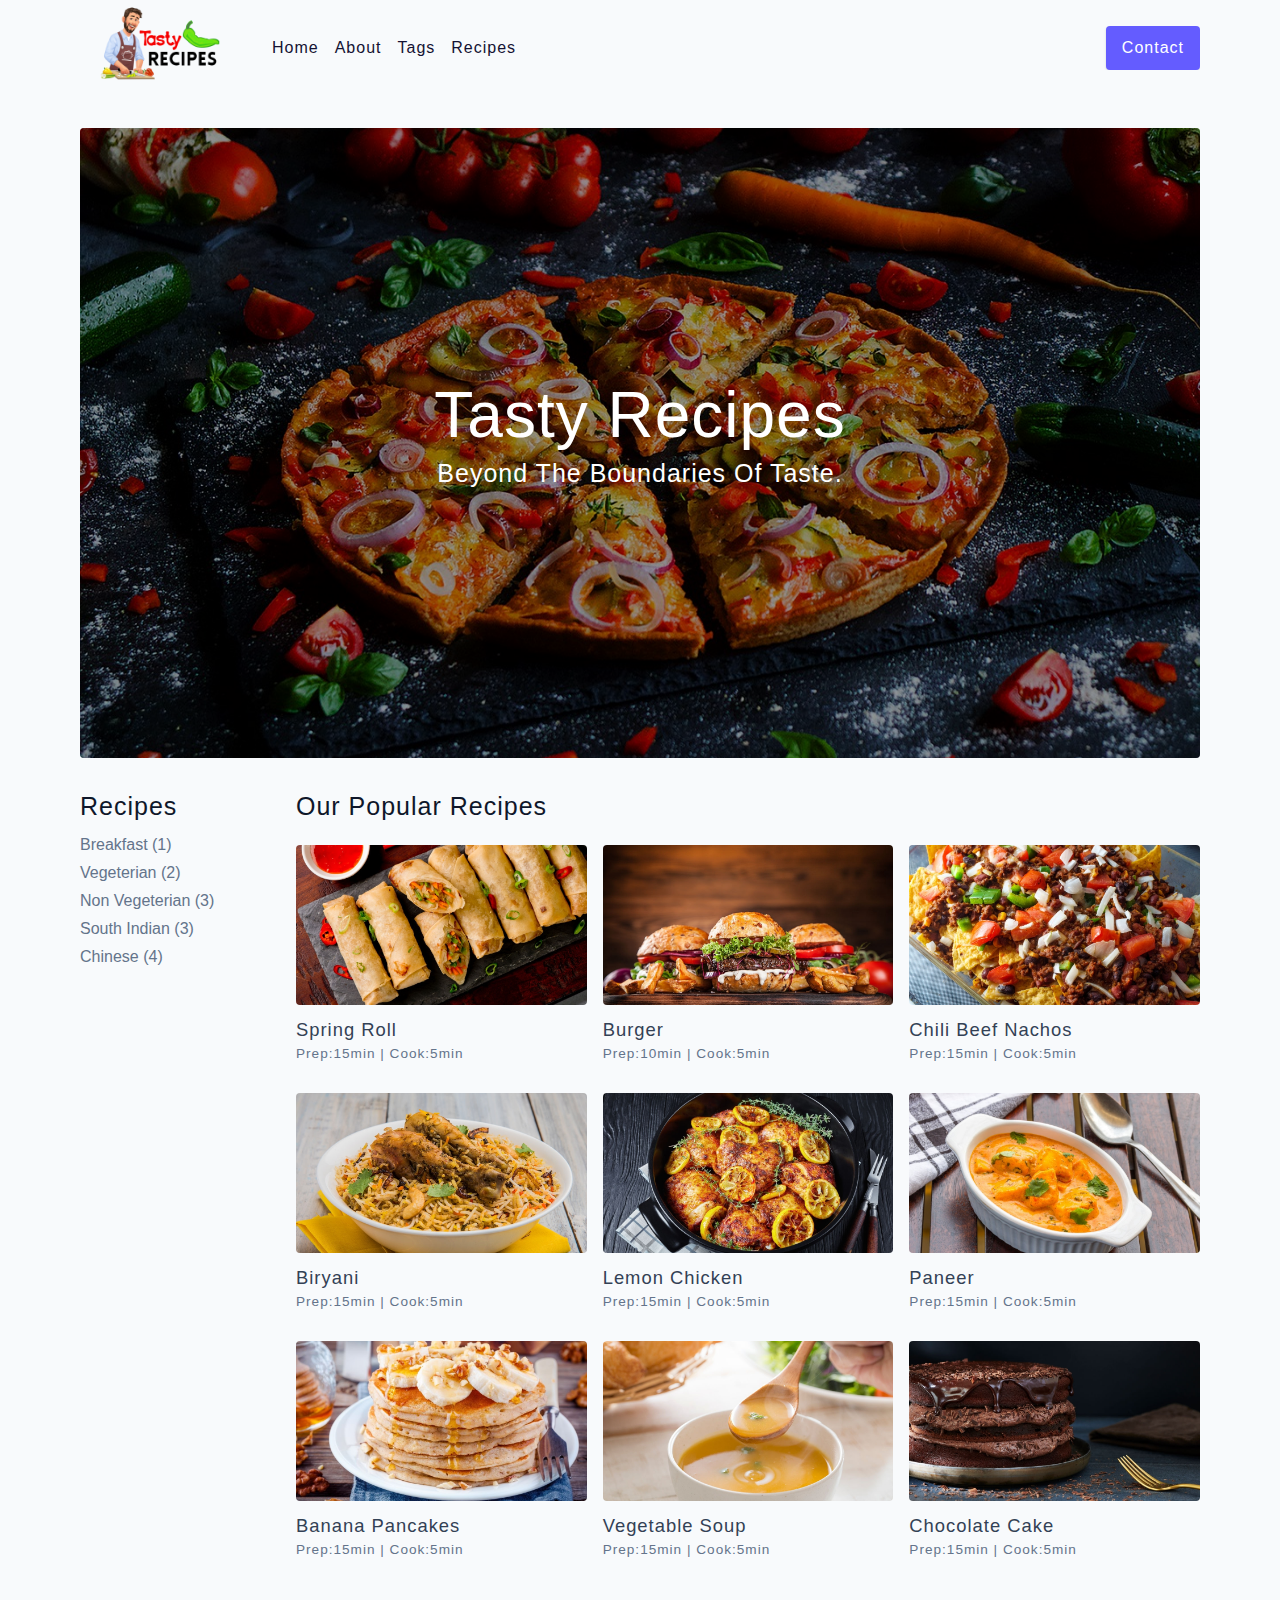
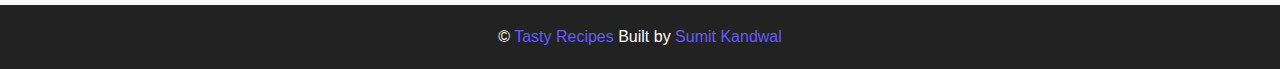
<file: index.html>
<!DOCTYPE html>
<html lang="en">
<head>
  <meta charset="UTF-8">
  <meta http-equiv="X-UA-Compatible" content="IE=edge">
  <meta name="viewport" content="width=device-width, initial-scale=1.0">
  <title>Tasty Recipes | Your choice </title>
 <!-- favicon -->
 <link rel="shortcut icon" href="./favicon-32x32 (2).png" type="image/x-icon" />
 <!-- normalize -->
 <link rel="stylesheet" href="./normalize.css" />
 <!-- font-awesome(for icons like menu) -->
 <link
      rel="stylesheet"
      href="https://cdnjs.cloudflare.com/ajax/libs/font-awesome/5.14.0/css/all.min.css"
    />
    <!-- main css -->
    <link rel="stylesheet" href="main.css" />
</head>
<body>
  <!-- nav -->
   <nav class="navbar">
 <div class="nav-center">
   <!-- header  -->
   <div class="nav-header">
       <a href="index.html" class="nav-logo">
         <img src="./onlinelogomaker-012822-1100-5557-2000-transparent.png" height="60px" alt="Tasty Recipes">
       </a>
       <button type="button" class="btn nav-btn">
         <i class="fas fa-align-justify"></i>
       </button>
   </div>
   <!-- links  -->
   <div class="nav-links">
      <a href="index.html" class="nav-link">Home</a>
      <a href="about.html" class="nav-link">About</a>
      <a href="tags.html" class="nav-link">Tags</a>
      <a href="recipes.html" class="nav-link">Recipes</a>
      <div class="nav-link feedback-link">
        <a href="contact.html" class="btn">Contact</a>
      </div>
      
   </div>
 </div>
   </nav>
  <!-- end of nav  -->
  <!-- main  -->
  <main class="page">
    <!-- header  -->
       <header class="hero">
         <div class="hero-container">
           <div class="hero-text">
             <h1>Tasty Recipes</h1>
             <h4>Beyond the boundaries of taste.</h4>
           </div>
         </div>
       </header>
       <!-- end of header  -->

       <!-- recipes container  -->
        <section class="recipes-container">
          <!-- tags container  -->
                <div class="tags-container">
                  <h4>recipes</h4>
                  <div class="tags-list">
                    <a href="tags-template.html">Breakfast (1)</a>
                    <a href="tags-template.html">Vegeterian (2)</a>
                    <a href="tags-template.html">Non Vegeterian (3)</a>
                    <a href="tags-template.html">South Indian (3)</a>
                    <a href="tags-template.html">Chinese (4)</a>
                  </div>
                </div>

          <!-- end of tags container  -->
               <div>
          <h4>Our Popular Recipes</h4>
          <!-- recipes list  -->
          <div class="recipes-list">
                <!-- single recipes  -->
           <a href="single-recipe.html" class="recipe">
             <img src="./recipe-1.jpg" class="img recipe-img"  alt="spring roll">
             <h5>spring roll</h5>
             <p>Prep:15min | Cook:5min</p>
           </a>
                <!-- end of single recipes  -->
                <!-- single recipes  -->
           <a href="single-recipe.html" class="recipe">
             <img src="./recipe-2.jpg" class="img recipe-img"  alt="spring roll">
             <h5>Burger</h5>
             <p>Prep:10min | Cook:5min</p>
           </a>
                <!-- end of single recipes  -->
                <!-- single recipes  -->
           <a href="single-recipe.html" class="recipe">
             <img src="./recipe-3.jpg" class="img recipe-img"  alt="spring roll">
             <h5>Chili Beef Nachos</h5>
             <p>Prep:15min | Cook:5min</p>
           </a>
                <!-- end of single recipes  -->
                <!-- single recipes  -->
           <a href="single-recipe.html" class="recipe">
             <img src="./recipe-4.jpg" class="img recipe-img"  alt="spring roll">
             <h5>biryani</h5>
             <p>Prep:15min | Cook:5min</p>
           </a>
                <!-- end of single recipes  -->
                <!-- single recipes  -->
           <a href="single-recipe.html" class="recipe">
             <img src="./recipe-6.jpg" class="img recipe-img"  alt="spring roll">
             <h5>lemon chicken</h5>
             <p>Prep:15min | Cook:5min</p>
           </a>
                <!-- end of single recipes  -->
                <!-- single recipes  -->
           <a href="single-recipe.html" class="recipe">
             <img src="./recipe-7.jpg" class="img recipe-img"  alt="spring roll">
             <h5>Paneer</h5>
             <p>Prep:15min | Cook:5min</p>
           </a>
                <!-- end of single recipes  -->
                <!-- single recipes  -->
           <a href="single-recipe.html" class="recipe">
             <img src="./recipe-8.jpg" class="img recipe-img"  alt="spring roll">
             <h5>banana pancakes</h5>
             <p>Prep:15min | Cook:5min</p>
           </a>
                <!-- end of single recipes  -->
                <!-- single recipes  -->
           <a href="single-recipe.html" class="recipe">
             <img src="./recipe-11.jpg" class="img recipe-img"  alt="spring roll">
             <h5>vegetable soup</h5>
             <p>Prep:15min | Cook:5min</p>
           </a>
                <!-- end of single recipes  -->
                
                <!-- single recipes  -->
           <a href="single-recipe.html" class="recipe">
             <img src="./recipe-10.jpg" class="img recipe-img"  alt="spring roll">
             <h5>chocolate cake</h5>
             <p>Prep:15min | Cook:5min</p>
           </a>
                <!-- end of single recipes  -->
               
          </div>
          <!-- end of recipes list  -->
        </div>
        </secion>

       <!-- end of recipes container  -->

  </main>

  <!-- end of main-->
  <!-- footer  -->
<footer class="page-footer">
<p>&copy; <span id="time"></span>
  <span class="footer-logo">Tasty Recipes</span>
  Built by <a href="#">Sumit Kandwal</a>
</p>
</footer>
<!-- end of footer  -->
  <script src="./app.js"></script>
</body>
</html>
</file>
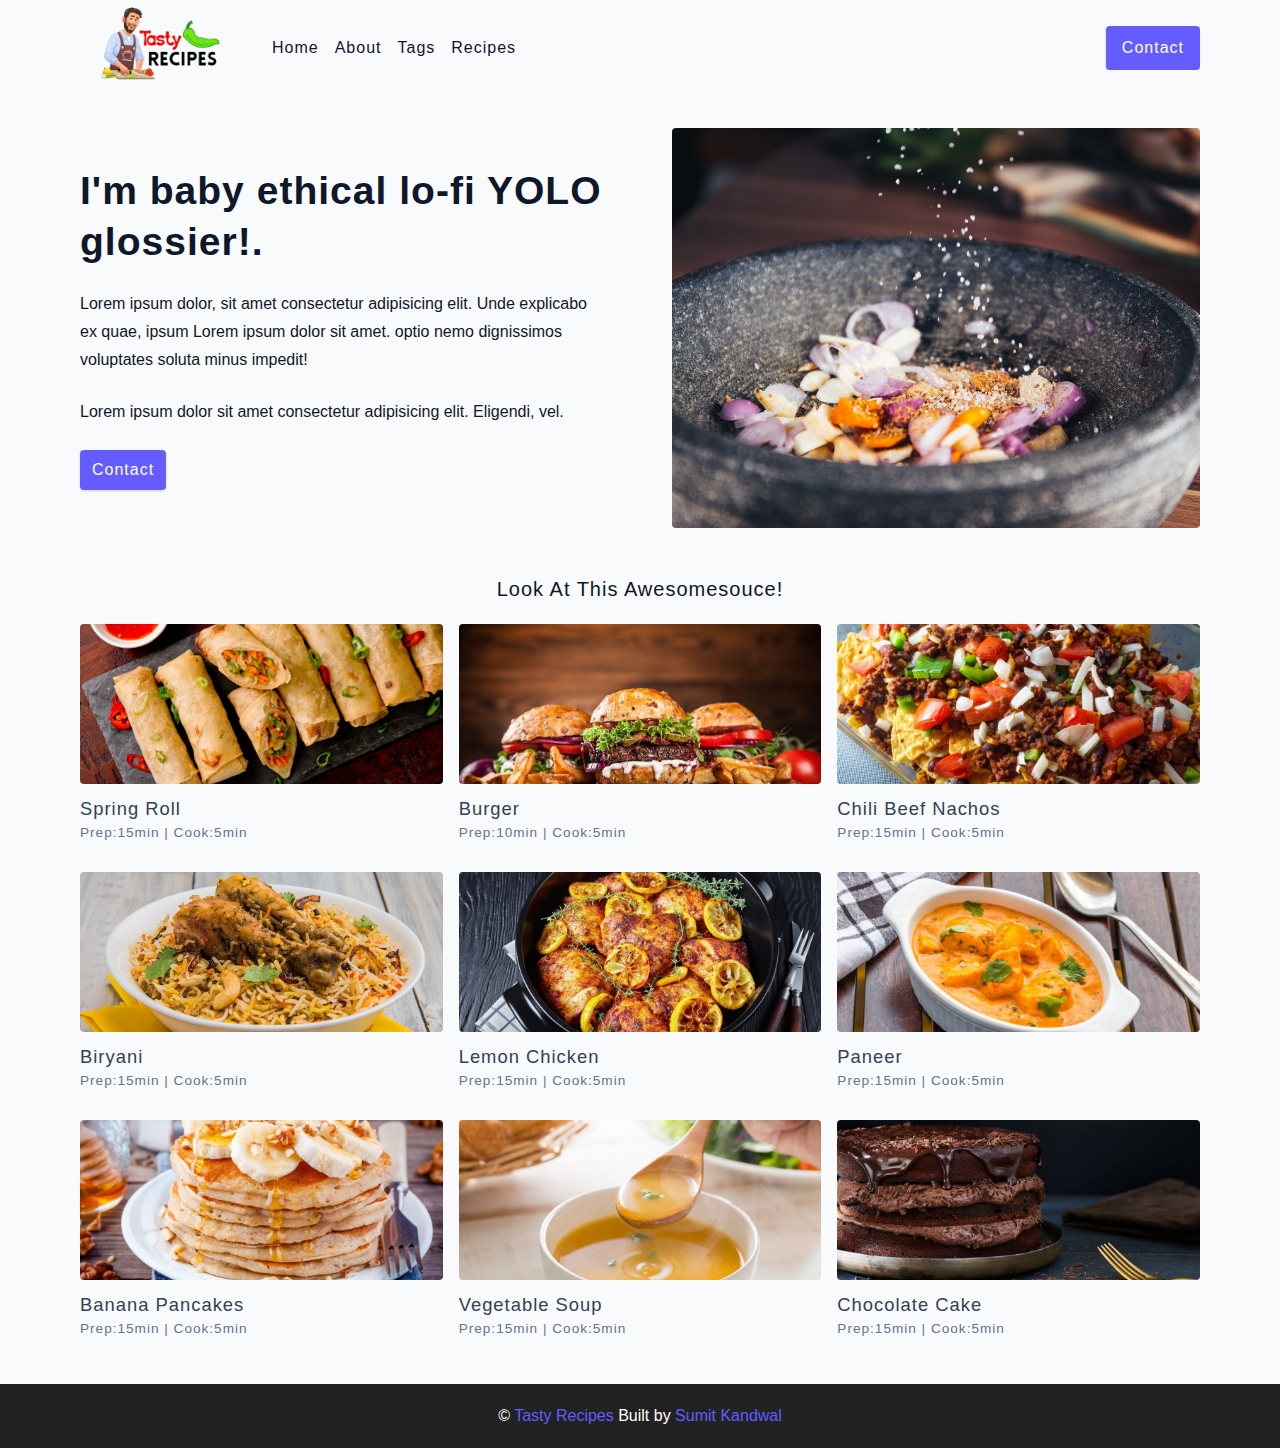
<file: about.html>
<!DOCTYPE html>
<html lang="en">
<head>
  <meta charset="UTF-8">
  <meta http-equiv="X-UA-Compatible" content="IE=edge">
  <meta name="viewport" content="width=device-width, initial-scale=1.0">
  <title>About</title>
 <!-- favicon -->
 <link rel="shortcut icon" href="./favicon-32x32 (2).png" type="image/x-icon" />
 <!-- normalize -->
 <link rel="stylesheet" href="./normalize.css" />
 <!-- font-awesome(for icons like menu) -->
 <link
      rel="stylesheet"
      href="https://cdnjs.cloudflare.com/ajax/libs/font-awesome/5.14.0/css/all.min.css"
    />
    <!-- main css -->
    <link rel="stylesheet" href="main.css" />
</head>
<body>
  <!-- nav -->
   <nav class="navbar">
 <div class="nav-center">
   <!-- header  -->
   <div class="nav-header">
       <a href="index.html" class="nav-logo">
         <img src="./onlinelogomaker-012822-1100-5557-2000-transparent.png" height="60px" alt="Tasty Recipes">
       </a>
       <button type="button" class="btn nav-btn">
         <i class="fas fa-align-justify"></i>
       </button>
   </div>
   <!-- links  -->
   <div class="nav-links">
      <a href="index.html" class="nav-link">Home</a>
      <a href="about.html" class="nav-link">About</a>
      <a href="tags.html" class="nav-link">Tags</a>
      <a href="recipes.html" class="nav-link">Recipes</a>
      <div class="nav-link feedback-link">
        <a href="contact.html" class="btn">Contact</a>
      </div>
      
   </div>
 </div>
   </nav>
  <!-- end of nav  -->
  <!-- main  -->
  <main class="page">
    <section class="about-page">
      <article>
        <h2>
          I'm baby ethical lo-fi YOLO glossier!.
        </h2>
        <p>
          Lorem ipsum dolor, sit amet consectetur adipisicing elit. Unde explicabo ex quae, ipsum Lorem ipsum dolor sit amet. optio nemo dignissimos voluptates soluta minus impedit!
        </p>
        <p>Lorem ipsum dolor sit amet consectetur adipisicing elit. Eligendi, vel.</p>
        <a href="feedback.html" class="btn">Contact</a>
      </article>
      <img src="./recipe-13.jpeg" alt="pouring salt" class="img about-img">
    </section>
      <section class="featured-recipes">
        <h5 class="featured-title">
          look at this awesomesouce!
        </h5>
        <!-- recipes list  -->
        <div class="recipes-list">
          <!-- single recipes  -->
     <a href="single-recipe.html" class="recipe">
       <img src="./recipe-1.jpg" class="img recipe-img"  alt="spring roll">
       <h5>spring roll</h5>
       <p>Prep:15min | Cook:5min</p>
     </a>
          <!-- end of single recipes  -->
          <!-- single recipes  -->
     <a href="single-recipe.html" class="recipe">
       <img src="./recipe-2.jpg" class="img recipe-img"  alt="spring roll">
       <h5>Burger</h5>
       <p>Prep:10min | Cook:5min</p>
     </a>
          <!-- end of single recipes  -->
          <!-- single recipes  -->
     <a href="single-recipe.html" class="recipe">
       <img src="./recipe-3.jpg" class="img recipe-img"  alt="spring roll">
       <h5>Chili Beef Nachos</h5>
       <p>Prep:15min | Cook:5min</p>
     </a>
          <!-- end of single recipes  -->
          <!-- single recipes  -->
     <a href="single-recipe.html" class="recipe">
       <img src="./recipe-4.jpg" class="img recipe-img"  alt="spring roll">
       <h5>biryani</h5>
       <p>Prep:15min | Cook:5min</p>
     </a>
          <!-- end of single recipes  -->
          <!-- single recipes  -->
     <a href="single-recipe.html" class="recipe">
       <img src="./recipe-6.jpg" class="img recipe-img"  alt="spring roll">
       <h5>lemon chicken</h5>
       <p>Prep:15min | Cook:5min</p>
     </a>
          <!-- end of single recipes  -->
          <!-- single recipes  -->
     <a href="single-recipe.html" class="recipe">
       <img src="./recipe-7.jpg" class="img recipe-img"  alt="spring roll">
       <h5>Paneer</h5>
       <p>Prep:15min | Cook:5min</p>
     </a>
          <!-- end of single recipes  -->
          <!-- single recipes  -->
     <a href="single-recipe.html" class="recipe">
       <img src="./recipe-8.jpg" class="img recipe-img"  alt="spring roll">
       <h5>banana pancakes</h5>
       <p>Prep:15min | Cook:5min</p>
     </a>
          <!-- end of single recipes  -->
          <!-- single recipes  -->
     <a href="single-recipe.html" class="recipe">
       <img src="./recipe-11.jpg" class="img recipe-img"  alt="spring roll">
       <h5>vegetable soup</h5>
       <p>Prep:15min | Cook:5min</p>
     </a>
          <!-- end of single recipes  -->
          
          <!-- single recipes  -->
     <a href="single-recipe.html" class="recipe">
       <img src="./recipe-10.jpg" class="img recipe-img"  alt="spring roll">
       <h5>chocolate cake</h5>
       <p>Prep:15min | Cook:5min</p>
     </a>
          <!-- end of single recipes  -->
         
    </div>
    <!-- end of recipes list  -->
      </section>

  </main>

  <!-- end of main s -->
  <!-- footer  -->
<footer class="page-footer">
<p>&copy; <span id="time"></span>
  <span class="footer-logo">Tasty Recipes</span>
  Built by <a href="#">Sumit Kandwal</a>
</p>
</footer>
<!-- end of footer  -->
  <script src="./app.js"></script>
</body>
</html>
</file>
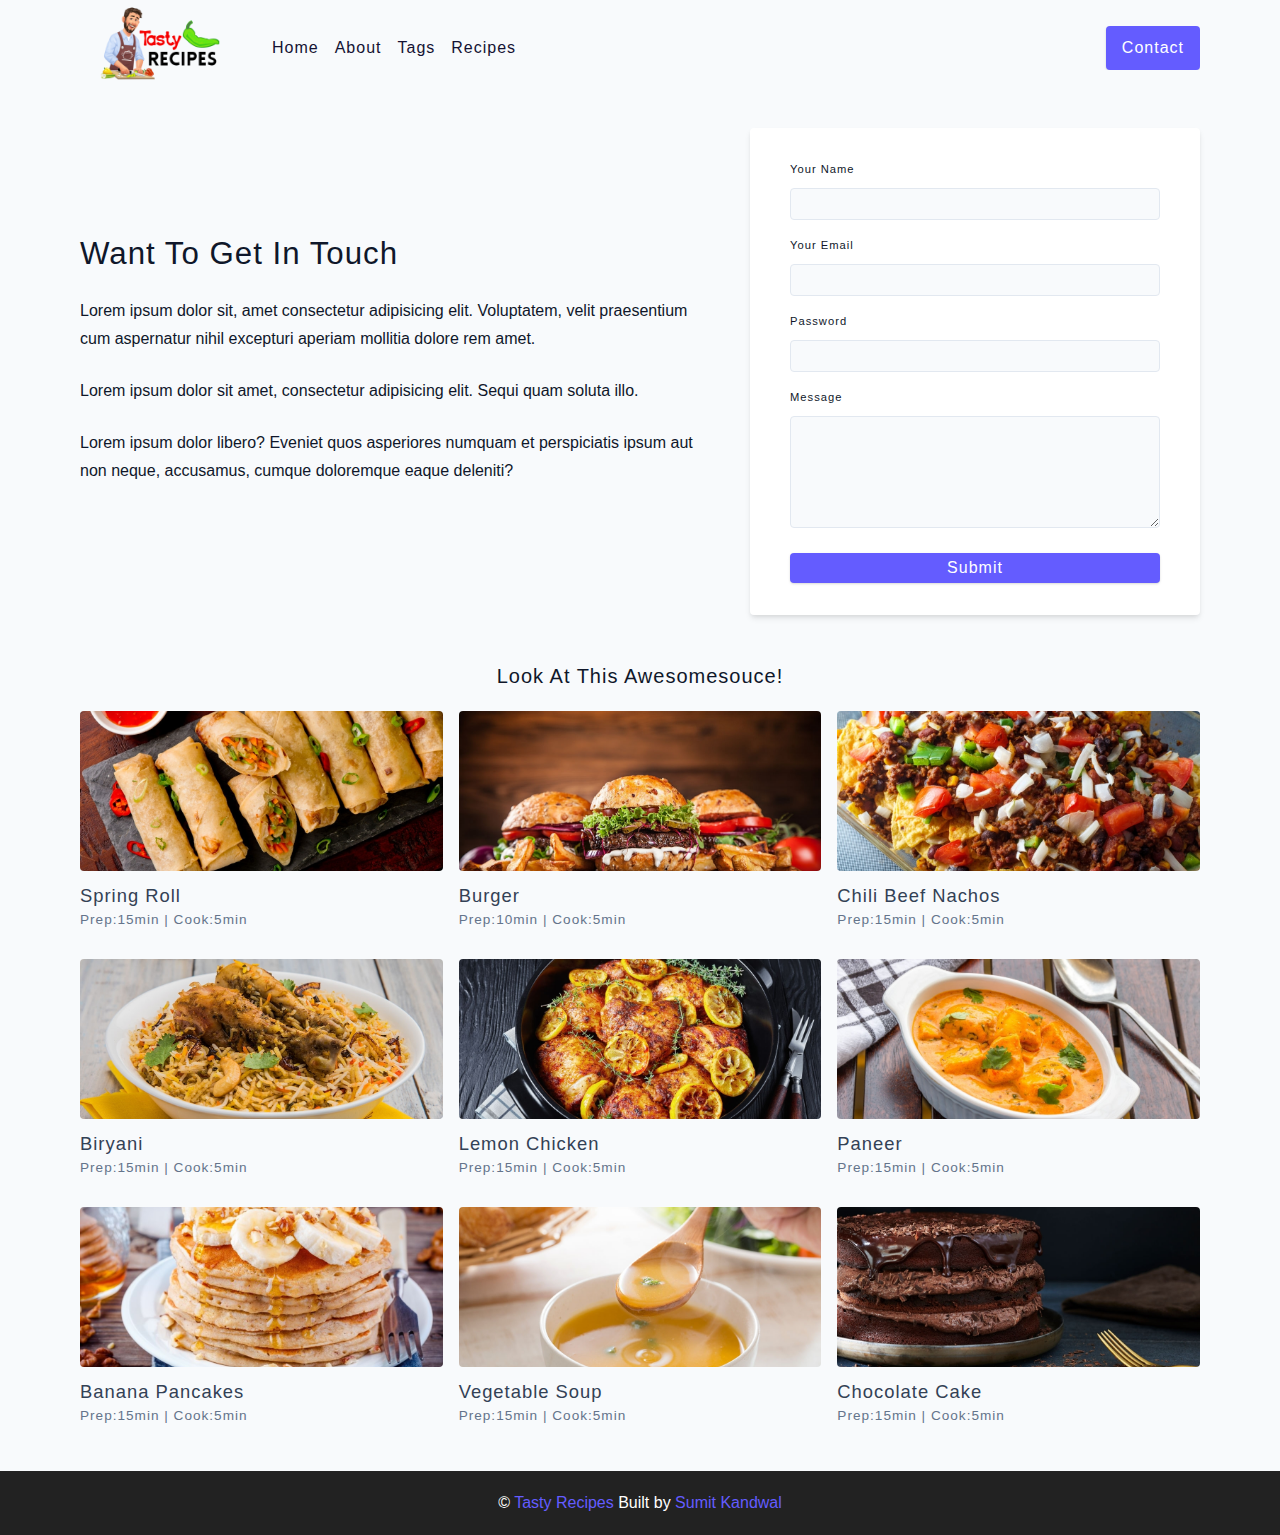
<file: contact.html>
<!DOCTYPE html>
<html lang="en">
  <head>
    <meta charset="UTF-8" />
    <meta http-equiv="X-UA-Compatible" content="IE=edge" />
    <meta name="viewport" content="width=device-width, initial-scale=1.0" />
    <title>Contact</title>
    <!-- favicon -->
    <link rel="shortcut icon" href="./favicon-32x32 (2).png" type="image/x-icon" />
    <!-- normalize -->
    <link rel="stylesheet" href="./normalize.css" />
    <!-- font-awesome(for icons like menu) -->
    <link
      rel="stylesheet"
      href="https://cdnjs.cloudflare.com/ajax/libs/font-awesome/5.14.0/css/all.min.css"
    />
    <!-- main css -->
    <link rel="stylesheet" href="main.css" />
  </head>
  <body>
    <!-- nav -->
    <nav class="navbar">
      <div class="nav-center">
        <!-- header  -->
        <div class="nav-header">
          <a href="index.html" class="nav-logo">
            <img
              src="./onlinelogomaker-012822-1100-5557-2000-transparent.png"
              height="60px"
              alt="Tasty Recipes"
            />
          </a>
          <button type="button" class="btn nav-btn">
            <i class="fas fa-align-justify"></i>
          </button>
        </div>
        <!-- links  -->
        <div class="nav-links">
          <a href="index.html" class="nav-link">Home</a>
          <a href="about.html" class="nav-link">About</a>
          <a href="tags.html" class="nav-link">Tags</a>
          <a href="recipes.html" class="nav-link">Recipes</a>
          <div class="nav-link feedback-link">
            <a href="contact.html" class="btn">Contact</a>
          </div>
        </div>
      </div>
    </nav>
    <!-- end of nav  -->
    <!-- main  -->
    <main class="page">
      <section class="contact-container">
        <article class="contact-info">
          <h3>want to get in touch</h3>
          <p>
            Lorem ipsum dolor sit, amet consectetur adipisicing elit.
            Voluptatem, velit praesentium cum aspernatur nihil excepturi aperiam
            mollitia dolore rem amet.
          </p>
          <p>
            Lorem ipsum dolor sit amet, consectetur adipisicing elit. Sequi quam
            soluta illo.
          </p>
          <p>
            Lorem ipsum dolor libero? Eveniet quos asperiores numquam et
            perspiciatis ipsum aut non neque, accusamus, cumque doloremque eaque
            deleniti?
          </p>
        </article>
        <article>
          <form class="form contact-form">
            <!-- single form row -->
            <div class="form-row">
              <label for="name" class="form-label">your name</label>
              <!-- id and for should same  -->
              <input type="text" name="name" id="name" class="form-input" required />
            </div>
            <!-- end of single form row  -->
            <!-- single form row -->
            <div class="form-row">
              <label for="email" class="form-label">your email</label>
              <!-- id and for should same  -->
              <input type="email" name="email" id="email" class="form-input" required/>
            </div>
            <!-- end of single form row  -->
            <!-- single form row -->
            <div class="form-row">
              <label for="password" class="form-label">password</label>
              <!-- id and for should same  -->
              <input
                type="password"
                password="password"
                id="password"
                class="form-input"
                required
              />
            </div>
            <!-- end of single form row  -->
            <div class="form-row">
              <label for="message" class="form-label">message</label>
              <textarea
                name="message"
                id="message"
                class="form-textarea"
              ></textarea>
              
            </div>
            <button type="submit" class="btn btn-block">submit</button>
          </form>
        </article>
      </section>

      <section class="featured-recipes">
        <h5 class="featured-title">look at this awesomesouce!</h5>
        <!-- recipes list  -->
        <div class="recipes-list">
          <!-- single recipes  -->
          <a href="single-recipe.html" class="recipe">
            <img
              src="./recipe-1.jpg"
              class="img recipe-img"
              alt="spring roll"
            />
            <h5>spring roll</h5>
            <p>Prep:15min | Cook:5min</p>
          </a>
          <!-- end of single recipes  -->
          <!-- single recipes  -->
          <a href="single-recipe.html" class="recipe">
            <img
              src="./recipe-2.jpg"
              class="img recipe-img"
              alt="spring roll"
            />
            <h5>Burger</h5>
            <p>Prep:10min | Cook:5min</p>
          </a>
          <!-- end of single recipes  -->
          <!-- single recipes  -->
          <a href="single-recipe.html" class="recipe">
            <img
              src="./recipe-3.jpg"
              class="img recipe-img"
              alt="spring roll"
            />
            <h5>Chili Beef Nachos</h5>
            <p>Prep:15min | Cook:5min</p>
          </a>
          <!-- end of single recipes  -->
          <!-- single recipes  -->
          <a href="single-recipe.html" class="recipe">
            <img
              src="./recipe-4.jpg"
              class="img recipe-img"
              alt="spring roll"
            />
            <h5>biryani</h5>
            <p>Prep:15min | Cook:5min</p>
          </a>
          <!-- end of single recipes  -->
          <!-- single recipes  -->
          <a href="single-recipe.html" class="recipe">
            <img
              src="./recipe-6.jpg"
              class="img recipe-img"
              alt="spring roll"
            />
            <h5>lemon chicken</h5>
            <p>Prep:15min | Cook:5min</p>
          </a>
          <!-- end of single recipes  -->
          <!-- single recipes  -->
          <a href="single-recipe.html" class="recipe">
            <img
              src="./recipe-7.jpg"
              class="img recipe-img"
              alt="spring roll"
            />
            <h5>Paneer</h5>
            <p>Prep:15min | Cook:5min</p>
          </a>
          <!-- end of single recipes  -->
          <!-- single recipes  -->
          <a href="single-recipe.html" class="recipe">
            <img
              src="./recipe-8.jpg"
              class="img recipe-img"
              alt="spring roll"
            />
            <h5>banana pancakes</h5>
            <p>Prep:15min | Cook:5min</p>
          </a>
          <!-- end of single recipes  -->
          <!-- single recipes  -->
          <a href="single-recipe.html" class="recipe">
            <img
              src="./recipe-11.jpg"
              class="img recipe-img"
              alt="spring roll"
            />
            <h5>vegetable soup</h5>
            <p>Prep:15min | Cook:5min</p>
          </a>
          <!-- end of single recipes  -->

          <!-- single recipes  -->
          <a href="single-recipe.html" class="recipe">
            <img
              src="./recipe-10.jpg"
              class="img recipe-img"
              alt="spring roll"
            />
            <h5>chocolate cake</h5>
            <p>Prep:15min | Cook:5min</p>
          </a>
          <!-- end of single recipes  -->
        </div>
        <!-- end of recipes list  -->
      </section>
    </main>

    <!-- end of main s -->
    <!-- footer  -->
    <footer class="page-footer">
      <p>
        &copy; <span id="time"></span>
        <span class="footer-logo">Tasty Recipes</span>
        Built by <a href="#">Sumit Kandwal</a>
      </p>
    </footer>
    <!-- end of footer  -->
    <script src="./app.js"></script>
  </body>
</html>
</file>
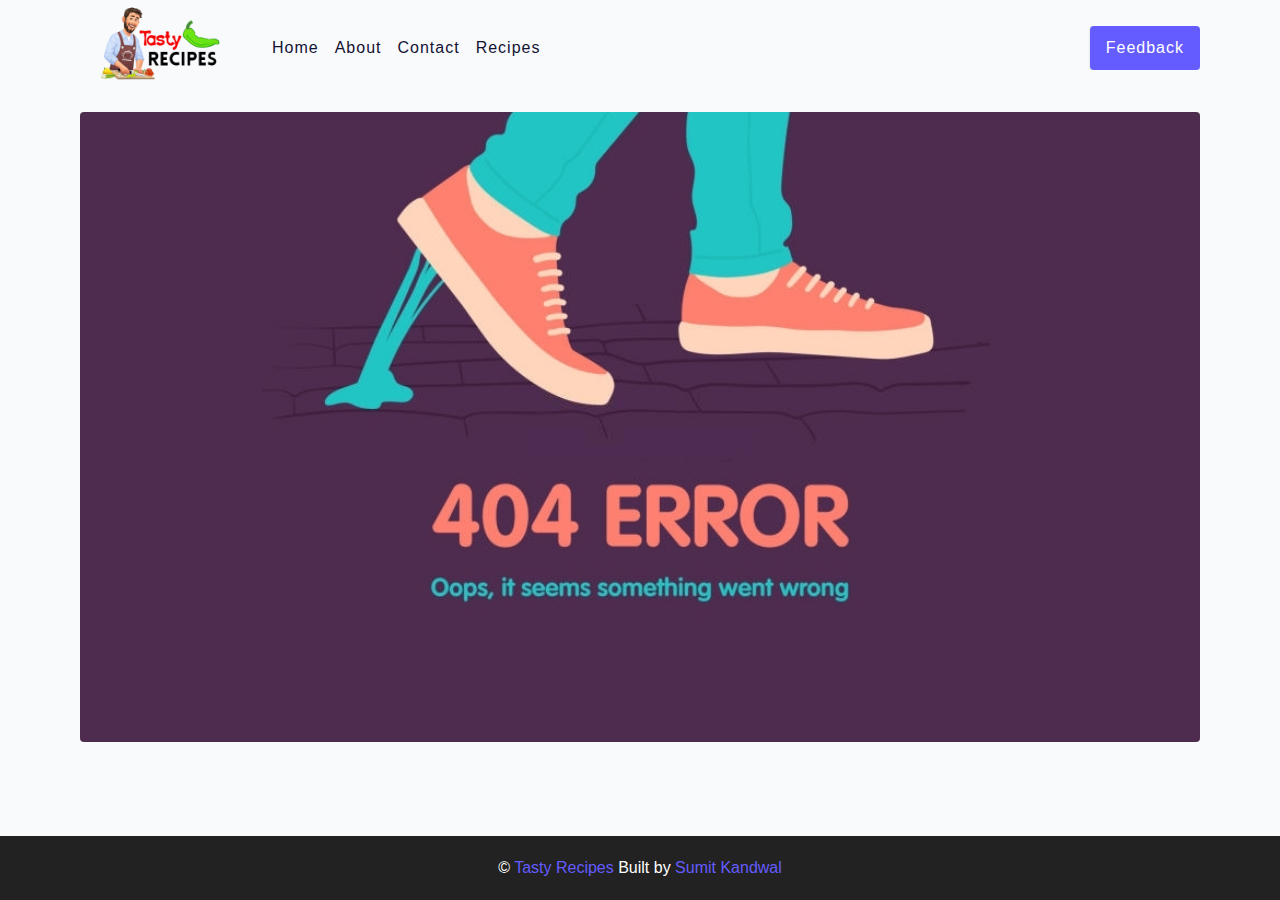
<file: error404.html>
<!DOCTYPE html>
<html lang="en">
  <head>
    <meta charset="UTF-8" />
    <meta http-equiv="X-UA-Compatible" content="IE=edge" />
    <meta name="viewport" content="width=device-width, initial-scale=1.0" />
    <title>Error Page</title>
    <!-- favicon -->
    <link rel="shortcut icon" href=".favicon.ico" type="image/x-icon" />
    <!-- normalize -->
    <link rel="stylesheet" href="./normalize.css" />
    <!-- font-awesome(for icons like menu) -->
    <link
      rel="stylesheet"
      href="https://cdnjs.cloudflare.com/ajax/libs/font-awesome/5.14.0/css/all.min.css"
    />
    <!-- main css -->
    <link rel="stylesheet" href="main.css" />
  </head>
  <body>
    <!-- nav -->
    <nav class="navbar">
      <div class="nav-center">
        <!-- header  -->
        <div class="nav-header">
          <a href="index.html" class="nav-logo">
            <img
              src="./onlinelogomaker-012822-1100-5557-2000-transparent.png"
              height="60px"
              alt="Tasty Recipes"
            />
          </a>
          <button type="button" class="btn nav-btn">
            <i class="fas fa-align-justify"></i>
          </button>
        </div>
        <!-- links  -->
        <div class="nav-links">
          <a href="index.html" class="nav-link">Home</a>
          <a href="about.html" class="nav-link">About</a>
          <a href="contact.html" class="nav-link">Contact</a>
          <a href="recipes.html" class="nav-link">Recipes</a>
          <div class="nav-link feedback-link">
            <a href="feedback.html" class="btn">Feedback</a>
          </div>
        </div>
      </div>
    </nav>
    <!-- end of nav  -->
    <!-- main  -->
    <main class="page error-page">
      <section>
        <header class="error-hero">
          <div class="error-container"> 
            <div class="hero-text">
              <!-- <h1>error</h1> -->
              <!-- <h1>404</h1>
        <h3>page not found</h3> -->
            </div>
          </div>
        </header>
      </section>
    </main>

    <!-- end of main s -->
    <!-- footer  -->
    <footer class="page-footer">
      <p>
        &copy; <span id="time"></span>
        <span class="footer-logo">Tasty Recipes</span>
        Built by <a href="#">Sumit Kandwal</a>
      </p>
    </footer>
    <!-- end of footer  -->
    <script src="./app.js"></script>
  </body>
</html>
</file>
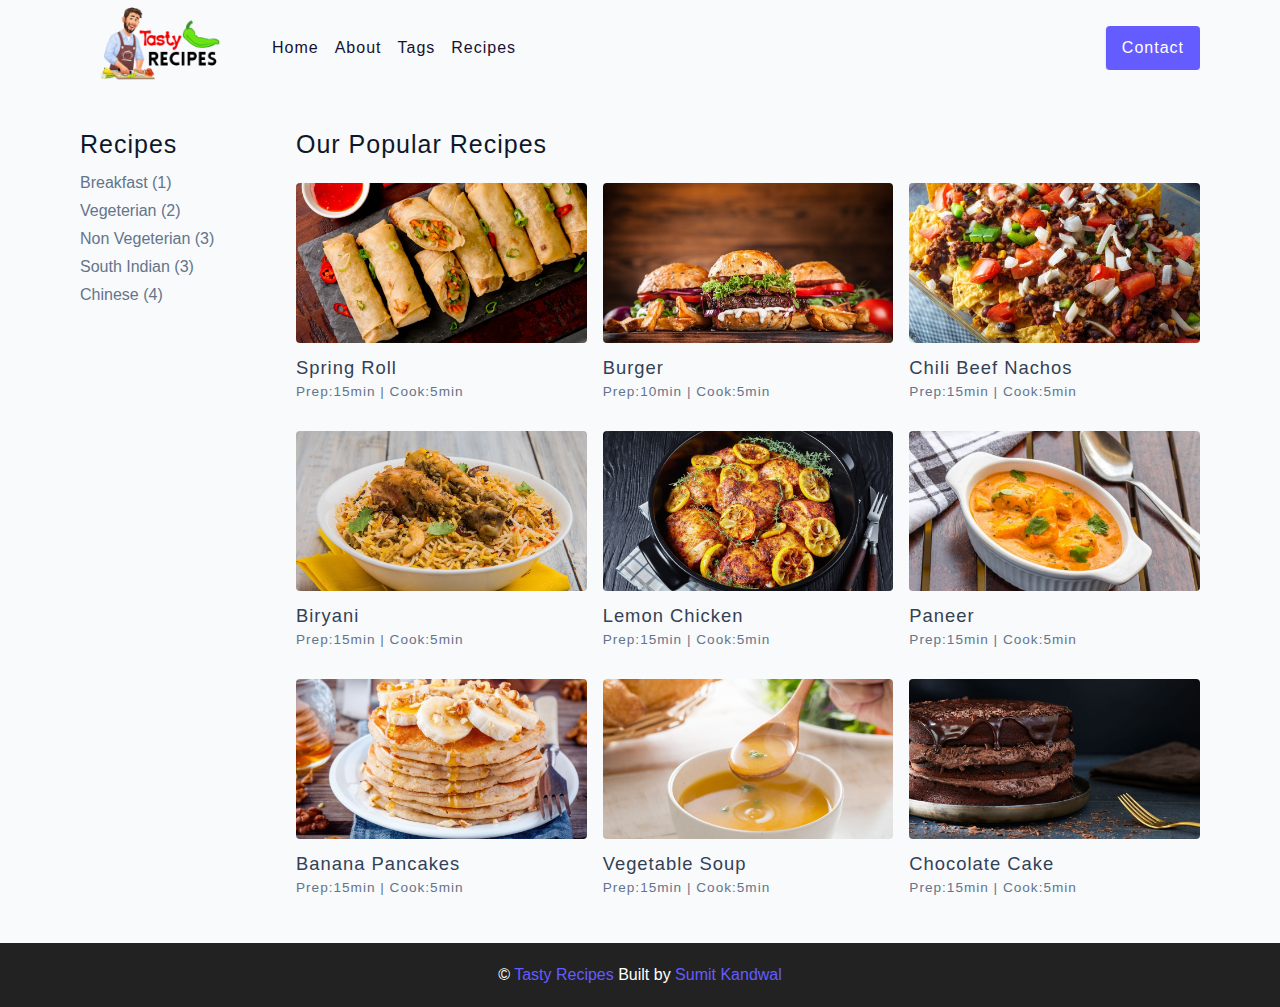
<file: recipes.html>
<!DOCTYPE html>
<html lang="en">
<head>
  <meta charset="UTF-8">
  <meta http-equiv="X-UA-Compatible" content="IE=edge">
  <meta name="viewport" content="width=device-width, initial-scale=1.0">
  <title>Recipes</title>
 <!-- favicon -->
 <link rel="shortcut icon" href=".favicon.ico" type="image/x-icon" />
 <!-- normalize -->
 <link rel="stylesheet" href="./normalize.css" />
 <!-- font-awesome(for icons like menu) -->
 <link
      rel="stylesheet"
      href="https://cdnjs.cloudflare.com/ajax/libs/font-awesome/5.14.0/css/all.min.css"
    />
    <!-- main css -->
    <link rel="stylesheet" href="main.css" />
</head>
<body>
  <!-- nav -->
   <nav class="navbar">
 <div class="nav-center">
   <!-- header  -->
   <div class="nav-header">
       <a href="index.html" class="nav-logo">
         <img src="./onlinelogomaker-012822-1100-5557-2000-transparent.png" height="60px" alt="Tasty Recipes">
       </a>
       <button type="button" class="btn nav-btn">
         <i class="fas fa-align-justify"></i>
       </button>
   </div>
   <!-- links  -->
   <div class="nav-links">
      <a href="index.html" class="nav-link">Home</a>
      <a href="about.html" class="nav-link">About</a>
      <a href="tags.html" class="nav-link">Tags</a>
      <a href="recipes.html" class="nav-link">Recipes</a>
      <div class="nav-link feedback-link">
        <a href="contact.html" class="btn">Contact</a>
      </div>
      
   </div>
 </div>
   </nav>
  <!-- end of nav  -->
  <!-- main  -->
  <main class="page">
       <!-- recipes container  -->
       <section class="recipes-container">
        <!-- tags container  -->
              <div class="tags-container">
                <h4>recipes</h4>
                <div class="tags-list">
                  <a href="tags-template.html">Breakfast (1)</a>
                  <a href="tags-template.html">Vegeterian (2)</a>
                  <a href="tags-template.html">Non Vegeterian (3)</a>
                  <a href="tags-template.html">South Indian (3)</a>
                  <a href="tags-template.html">Chinese (4)</a>
                </div>
              </div>

        <!-- end of tags container  -->
             <div>
        <h4>Our Popular Recipes</h4>
        <!-- recipes list  -->
        <div class="recipes-list">
              <!-- single recipes  -->
         <a href="single-recipe.html" class="recipe">
           <img src="./recipe-1.jpg" class="img recipe-img"  alt="spring roll">
           <h5>spring roll</h5>
           <p>Prep:15min | Cook:5min</p>
         </a>
              <!-- end of single recipes  -->
              <!-- single recipes  -->
         <a href="single-recipe.html" class="recipe">
           <img src="./recipe-2.jpg" class="img recipe-img"  alt="spring roll">
           <h5>Burger</h5>
           <p>Prep:10min | Cook:5min</p>
         </a>
              <!-- end of single recipes  -->
              <!-- single recipes  -->
         <a href="single-recipe.html" class="recipe">
           <img src="./recipe-3.jpg" class="img recipe-img"  alt="spring roll">
           <h5>Chili Beef Nachos</h5>
           <p>Prep:15min | Cook:5min</p>
         </a>
              <!-- end of single recipes  -->
              <!-- single recipes  -->
         <a href="single-recipe.html" class="recipe">
           <img src="./recipe-4.jpg" class="img recipe-img"  alt="spring roll">
           <h5>biryani</h5>
           <p>Prep:15min | Cook:5min</p>
         </a>
              <!-- end of single recipes  -->
              <!-- single recipes  -->
         <a href="single-recipe.html" class="recipe">
           <img src="./recipe-6.jpg" class="img recipe-img"  alt="spring roll">
           <h5>lemon chicken</h5>
           <p>Prep:15min | Cook:5min</p>
         </a>
              <!-- end of single recipes  -->
              <!-- single recipes  -->
         <a href="single-recipe.html" class="recipe">
           <img src="./recipe-7.jpg" class="img recipe-img"  alt="spring roll">
           <h5>Paneer</h5>
           <p>Prep:15min | Cook:5min</p>
         </a>
              <!-- end of single recipes  -->
              <!-- single recipes  -->
         <a href="single-recipe.html" class="recipe">
           <img src="./recipe-8.jpg" class="img recipe-img"  alt="spring roll">
           <h5>banana pancakes</h5>
           <p>Prep:15min | Cook:5min</p>
         </a>
              <!-- end of single recipes  -->
              <!-- single recipes  -->
         <a href="single-recipe.html" class="recipe">
           <img src="./recipe-11.jpg" class="img recipe-img"  alt="spring roll">
           <h5>vegetable soup</h5>
           <p>Prep:15min | Cook:5min</p>
         </a>
              <!-- end of single recipes  -->
             
              <!-- single recipes  -->
         <a href="single-recipe.html" class="recipe">
           <img src="./recipe-10.jpg" class="img recipe-img"  alt="spring roll">
           <h5>chocolate cake</h5>
           <p>Prep:15min | Cook:5min</p>
         </a>
              <!-- end of single recipes  -->
             
        </div>
        <!-- end of recipes list  -->
      </div>
      </secion>

     <!-- end of recipes container  -->
  </main>

  <!-- end of main-->
  <!-- footer  -->
<footer class="page-footer">
<p>&copy; <span id="time"></span>
  <span class="footer-logo">Tasty Recipes</span>
  Built by <a href="#">Sumit Kandwal</a>
</p>
</footer>
<!-- end of footer  -->
  <script src="./app.js"></script>
</body>
</html>
</file>
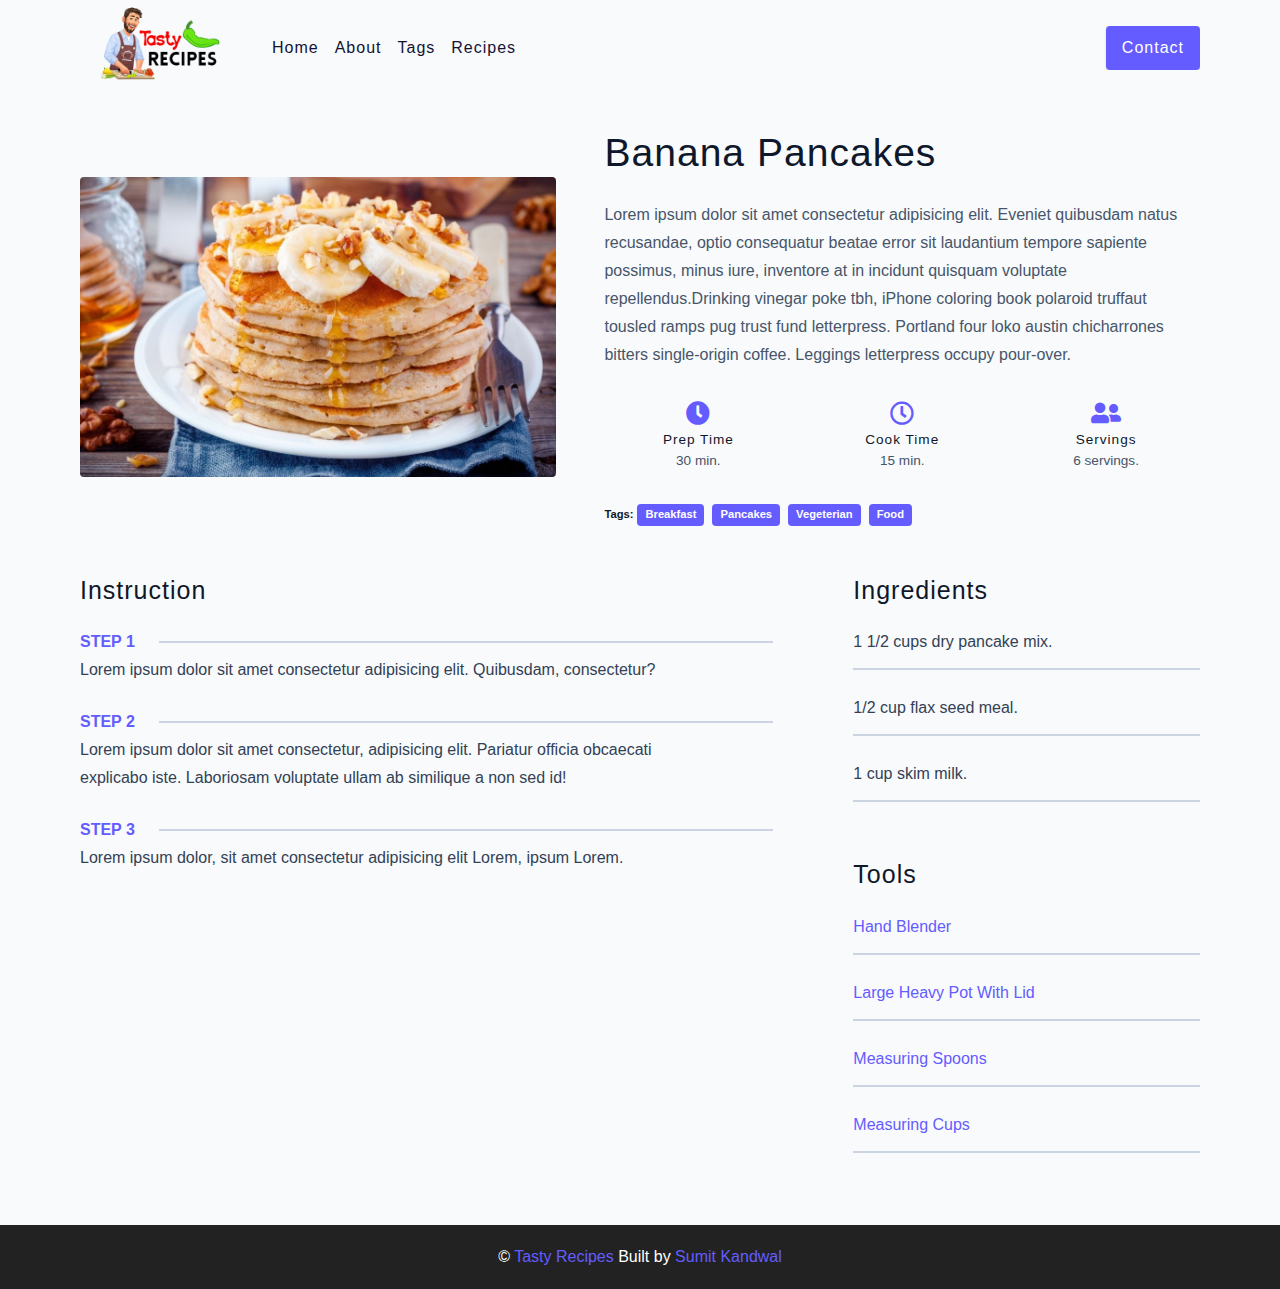
<file: single-recipe.html>
<!DOCTYPE html>
<html lang="en">
  <head>
    <meta charset="UTF-8" />
    <meta http-equiv="X-UA-Compatible" content="IE=edge" />
    <meta name="viewport" content="width=device-width, initial-scale=1.0" />
    <title>Single Recipes</title>
    <!-- favicon -->
    <link
      rel="shortcut icon"
      href="./favicon-32x32 (2).png"
      type="image/x-icon"
    />
    <!-- normalize -->
    <link rel="stylesheet" href="./normalize.css" />
    <!-- font-awesome(for icons like menu) -->
    <link
      rel="stylesheet"
      href="https://cdnjs.cloudflare.com/ajax/libs/font-awesome/5.14.0/css/all.min.css"
    />
    <!-- main css -->
    <link rel="stylesheet" href="main.css" />
  </head>
  <body>
    <!-- nav -->
    <nav class="navbar">
      <div class="nav-center">
        <!-- header  -->
        <div class="nav-header">
          <a href="index.html" class="nav-logo">
            <img
              src="./onlinelogomaker-012822-1100-5557-2000-transparent.png"
              height="60px"
              alt="Tasty Recipes"
            />
          </a>
          <button type="button" class="btn nav-btn">
            <i class="fas fa-align-justify"></i>
          </button>
        </div>
        <!-- links  -->
        <div class="nav-links">
          <a href="index.html" class="nav-link">Home</a>
          <a href="about.html" class="nav-link">About</a>
          <a href="tags.html" class="nav-link">Tags</a>
          <a href="recipes.html" class="nav-link">Recipes</a>
          <div class="nav-link feedback-link">
            <a href="contact.html" class="btn">Contact</a>
          </div>
        </div>
      </div>
    </nav>
    <!-- end of nav  -->
    <!-- main  -->
    <main class="page">
      <div class="recipe-page">
        <section class="recipe-hero">
          <img
            src="./recipe-8.jpg"
            class="img recipe-hero-img"
            alt="pancakes"
          />
          <article class="recipe-info">
            <h2>Banana Pancakes</h2>
            <p>
              Lorem ipsum dolor sit amet consectetur adipisicing elit. Eveniet
              quibusdam natus recusandae, optio consequatur beatae error sit
              laudantium tempore sapiente possimus, minus iure, inventore at in
              incidunt quisquam voluptate repellendus.Drinking vinegar poke tbh,
              iPhone coloring book polaroid truffaut tousled ramps pug trust
              fund letterpress. Portland four loko austin chicharrones bitters
              single-origin coffee. Leggings letterpress occupy pour-over.
            </p>
            <!-- recipe-icons  -->
            <div class="recipe-icons">
              <!-- single recipe icon  -->
              <article>
                <i class="fas fa-clock"></i>
                <h5>prep time</h5>
                <p>30 min.</p>
              </article>
              <!-- single recipe icon  -->
              <article>
                <i class="far fa-clock"></i>
                <h5>cook time</h5>
                <p>15 min.</p>
              </article>
              <!-- single recipe icon  -->
              <article>
                <i class="fas fa-user-friends"></i>
                <h5>servings</h5>
                <p>6 servings.</p>
              </article>
            </div>
            <!-- end of recipe -icons  -->

            <!-- recipe-tags  -->
            <div class="recipe-tags">
              Tags: <a href="tag-template.html">breakfast</a>
              <a href="tag-template.html">pancakes</a>
              <a href="tag-template.html">vegeterian</a>
              <a href="tag-template.html">food</a>
            </div>

            <!-- end of recipe-tags  -->
          </article>
        </section>
        <!-- recipe-content  -->
        <section class="recipe-content">
          <article>
            <h4>instruction</h4>
            <!-- single instruction  -->
            <div class="single-instruction">
              <header>
                <p>step 1</p>
                <div></div>
              </header>
              <p>
                Lorem ipsum dolor sit amet consectetur adipisicing elit.
                Quibusdam, consectetur?
              </p>
           </div>
              <!--end of single instruction -->
              <!-- single instruction  -->
              <div class="single-instruction">
              <header>
                <p>step 2</p>
                <div></div>
              </header>
              <p>
                Lorem ipsum dolor sit amet consectetur, adipisicing elit. Pariatur officia obcaecati explicabo iste. Laboriosam voluptate ullam ab similique a non sed id!
              </p>
              </div>
            <!-- end of single instruction -->
            <!-- single instruction -->
            <div class="single-instruction">
              <header>
                <p>step 3</p>
                <div></div>
              </header>
              <p>
                Lorem ipsum dolor, sit amet consectetur adipisicing elit Lorem, ipsum Lorem.
              </p>
            </div>
            <!-- end of single instruction -->
          </article>
          <!-- ingredients  -->
          <article class="second-column">
              <div>
                  <h4>ingredients</h4>
                  <p class="single-ingredient">
                     1 1/2 cups dry pancake mix.
                  </p>
                  <p class="single-ingredient">
                     1/2 cup flax seed meal.
                  </p>
                  <p class="single-ingredient">
                     1 cup skim milk.
                  </p>
              </div>
              <div>
                  <h4>tools</h4>
                  <p class="single-tool">Hand Blender</p>
                  <p class="single-tool">Large heavy pot with lid</p>
                  <p class="single-tool">measuring spoons</p>
                  <p class="single-tool">measuring cups</p>
              </div>
          </article>
        </section>
      </div>
    </main>

    <!-- end of main-->
    <!-- footer  -->
    <footer class="page-footer">
      <p>
        &copy; <span id="time"></span>
        <span class="footer-logo">Tasty Recipes</span>
        Built by <a href="#">Sumit Kandwal</a>
      </p>
    </footer>
    <!-- end of footer  -->
    <script src="./app.js"></script>
  </body>
</html>
</file>
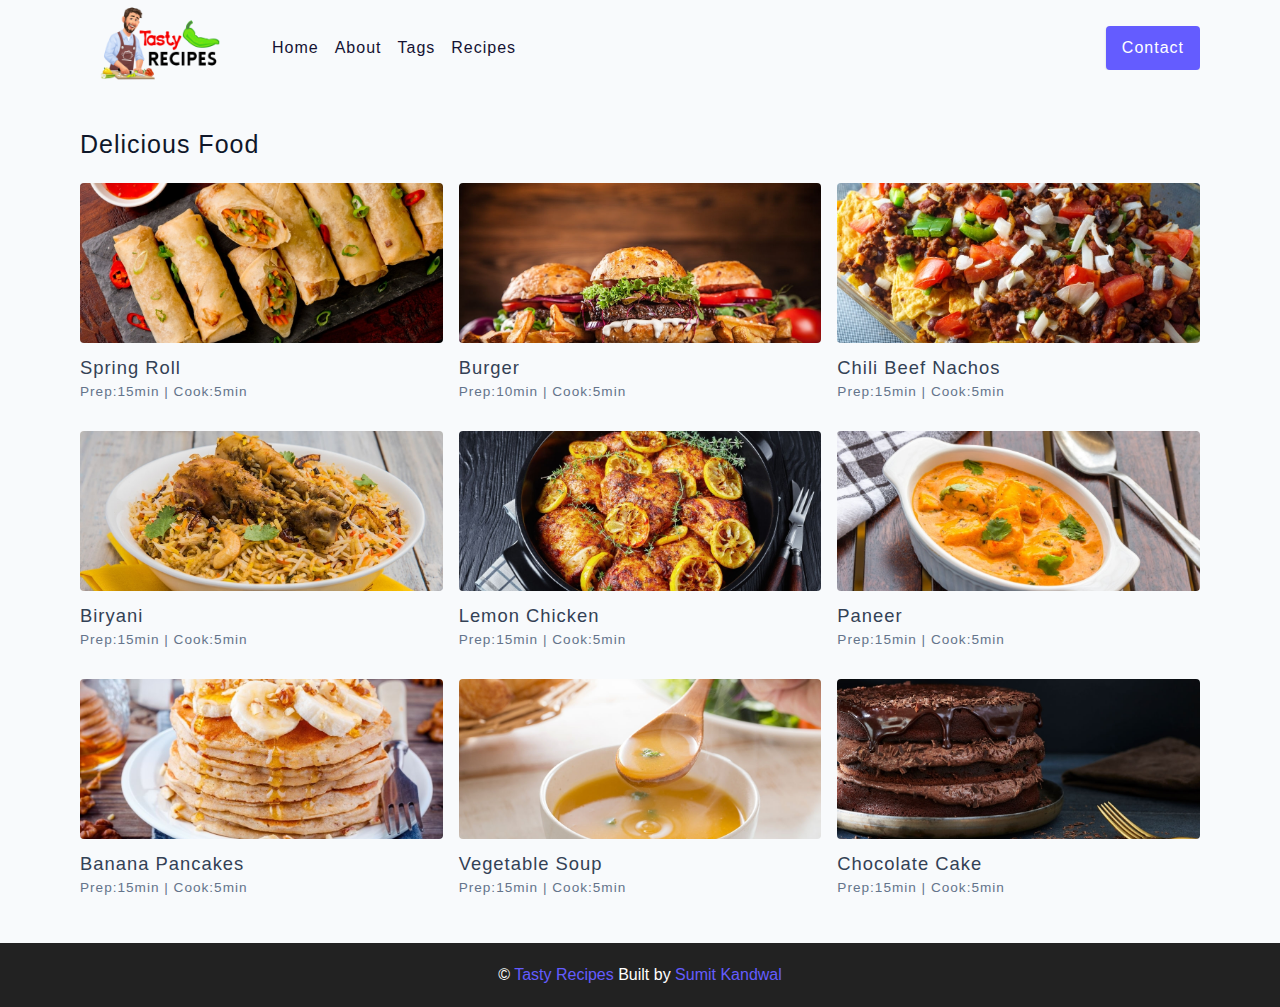
<file: tags-template.html>
<!DOCTYPE html>
<html lang="en">
  <head>
    <meta charset="UTF-8" />
    <meta http-equiv="X-UA-Compatible" content="IE=edge" />
    <meta name="viewport" content="width=device-width, initial-scale=1.0" />
    <title>Tasty Recipes</title>
    <!-- favicon -->
    <link rel="shortcut icon" href=".favicon.ico" type="image/x-icon" />
    <!-- normalize -->
    <link rel="stylesheet" href="./normalize.css" />
    <!-- font-awesome(for icons like menu) -->
    <link
      rel="stylesheet"
      href="https://cdnjs.cloudflare.com/ajax/libs/font-awesome/5.14.0/css/all.min.css"
    />
    <!-- main css -->
    <link rel="stylesheet" href="main.css" />
  </head>
  <body>
    <!-- nav -->
    <nav class="navbar">
      <div class="nav-center">
        <!-- header  -->
        <div class="nav-header">
          <a href="index.html" class="nav-logo">
            <img
              src="./onlinelogomaker-012822-1100-5557-2000-transparent.png"
              height="60px"
              alt="Tasty Recipes"
            />
          </a>
          <button type="button" class="btn nav-btn">
            <i class="fas fa-align-justify"></i>
          </button>
        </div>
        <!-- links  -->
        <div class="nav-links">
          <a href="index.html" class="nav-link">Home</a>
          <a href="about.html" class="nav-link">About</a>
          <a href="tags.html" class="nav-link">Tags</a>
          <a href="recipes.html" class="nav-link">Recipes</a>
          <div class="nav-link feedback-link">
            <a href="contact.html" class="btn">Contact</a>
          </div>
        </div>
      </div>
    </nav>
    <!-- end of nav  -->
    <!-- main  -->
    <main class="page">
      <div>
          <h4>delicious food</h4>
          <!-- recipes list  -->
        <div class="recipes-list">
            <!-- single recipes  -->
       <a href="single-recipe.html" class="recipe">
         <img src="./recipe-1.jpg" class="img recipe-img"  alt="spring roll">
         <h5>spring roll</h5>
         <p>Prep:15min | Cook:5min</p>
       </a>
            <!-- end of single recipes  -->
            <!-- single recipes  -->
       <a href="single-recipe.html" class="recipe">
         <img src="./recipe-2.jpg" class="img recipe-img"  alt="spring roll">
         <h5>Burger</h5>
         <p>Prep:10min | Cook:5min</p>
       </a>
            <!-- end of single recipes  -->
            <!-- single recipes  -->
       <a href="single-recipe.html" class="recipe">
         <img src="./recipe-3.jpg" class="img recipe-img"  alt="spring roll">
         <h5>Chili Beef Nachos</h5>
         <p>Prep:15min | Cook:5min</p>
       </a>
            <!-- end of single recipes  -->
            <!-- single recipes  -->
       <a href="single-recipe.html" class="recipe">
         <img src="./recipe-4.jpg" class="img recipe-img"  alt="spring roll">
         <h5>biryani</h5>
         <p>Prep:15min | Cook:5min</p>
       </a>
            <!-- end of single recipes  -->
            <!-- single recipes  -->
       <a href="single-recipe.html" class="recipe">
         <img src="./recipe-6.jpg" class="img recipe-img"  alt="spring roll">
         <h5>lemon chicken</h5>
         <p>Prep:15min | Cook:5min</p>
       </a>
            <!-- end of single recipes  -->
            <!-- single recipes  -->
       <a href="single-recipe.html" class="recipe">
         <img src="./recipe-7.jpg" class="img recipe-img"  alt="spring roll">
         <h5>Paneer</h5>
         <p>Prep:15min | Cook:5min</p>
       </a>
            <!-- end of single recipes  -->
            <!-- single recipes  -->
       <a href="single-recipe.html" class="recipe">
         <img src="./recipe-8.jpg" class="img recipe-img"  alt="spring roll">
         <h5>banana pancakes</h5>
         <p>Prep:15min | Cook:5min</p>
       </a>
            <!-- end of single recipes  -->
            <!-- single recipes  -->
       <a href="single-recipe.html" class="recipe">
         <img src="./recipe-11.jpg" class="img recipe-img"  alt="spring roll">
         <h5>vegetable soup</h5>
         <p>Prep:15min | Cook:5min</p>
       </a>
            <!-- end of single recipes  -->
           
            <!-- single recipes  -->
       <a href="single-recipe.html" class="recipe">
         <img src="./recipe-10.jpg" class="img recipe-img"  alt="spring roll">
         <h5>chocolate cake</h5>
         <p>Prep:15min | Cook:5min</p>
       </a>
            <!-- end of single recipes  -->
           
      </div>
      <!-- end of recipes list  -->
      </div>
    </main>
    <!-- end of main-->
    <!-- footer  -->
    <footer class="page-footer">
      <p>
        &copy; <span id="time"></span>
        <span class="footer-logo">Tasty Recipes</span>
        Built by <a href="#">Sumit Kandwal</a>
      </p>
    </footer>
    <!-- end of footer  -->
    <script src="./app.js"></script>
  </body>
</html>
</file>
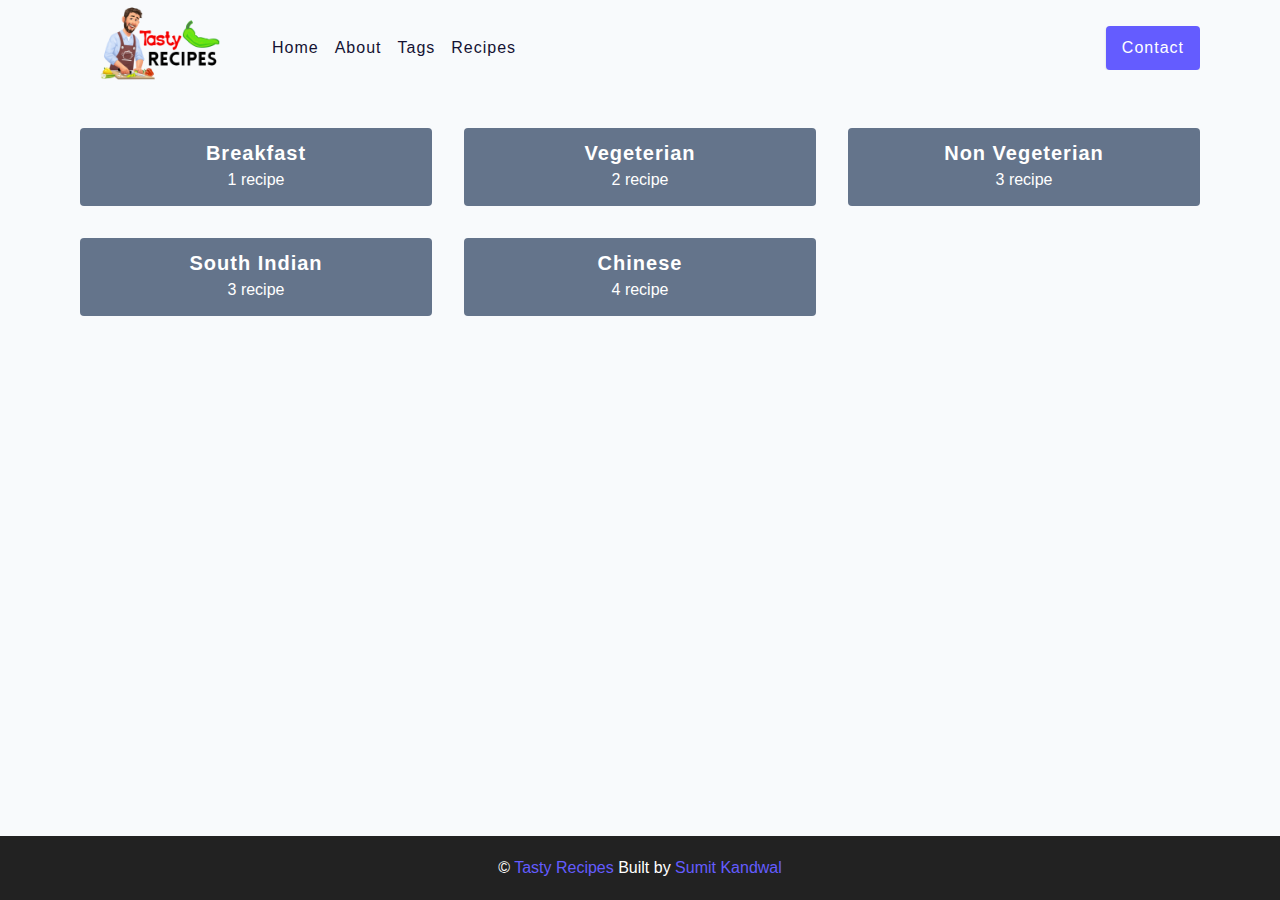
<file: tags.html>
<!DOCTYPE html>
<html lang="en">
<head>
  <meta charset="UTF-8">
  <meta http-equiv="X-UA-Compatible" content="IE=edge">
  <meta name="viewport" content="width=device-width, initial-scale=1.0">
  <title>Contact</title>
 <!-- favicon -->
 <link rel="shortcut icon" href=".favicon.ico" type="image/x-icon" />
 <!-- normalize -->
 <link rel="stylesheet" href="./normalize.css" />
 <!-- font-awesome(for icons like menu) -->
 <link
      rel="stylesheet"
      href="https://cdnjs.cloudflare.com/ajax/libs/font-awesome/5.14.0/css/all.min.css"
    />
    <!-- main css -->
    <link rel="stylesheet" href="main.css" />
</head>
<body>
  <!-- nav -->
   <nav class="navbar">
 <div class="nav-center">
   <!-- header  -->
   <div class="nav-header">
       <a href="index.html" class="nav-logo">
         <img src="./onlinelogomaker-012822-1100-5557-2000-transparent.png" height="60px" alt="Tasty Recipes">
       </a>
       <button type="button" class="btn nav-btn">
         <i class="fas fa-align-justify"></i>
       </button>
   </div>
   <!-- links  -->
   <div class="nav-links">
      <a href="index.html" class="nav-link">Home</a>
      <a href="about.html" class="nav-link">About</a>
      <a href="tags.html" class="nav-link">Tags</a>
      <a href="recipes.html" class="nav-link">Recipes</a>
      <div class="nav-link feedback-link">
        <a href="contact.html" class="btn">Contact</a>
      </div>
      
   </div>
 </div>
   </nav>
  <!-- end of nav  -->
  <!-- main  -->
  <main class="page">
       <section class="tags-wrapper">
         <!-- single tag  -->
          <a href="tags-template.html" class="tag">
            <h5>breakfast</h5>
            <p>1 recipe</p>
          </a>
         <!-- end of single tag  -->
         <!-- single tag  -->
          <a href="tags-template.html" class="tag">
            <h5>vegeterian</h5>
            <p>2 recipe</p>
          </a>
         <!-- end of single tag  -->
         <!-- single tag  -->
          <a href="tags-template.html" class="tag">
            <h5>non vegeterian</h5>
            <p>3 recipe</p>
          </a>
         <!-- end of single tag  -->
         <!-- single tag  -->
          <a href="tags-template.html" class="tag">
            <h5>South indian</h5>
            <p>3 recipe</p>
          </a>
         <!-- end of single tag  -->
         <!-- single tag  -->
          <a href="tags-template.html" class="tag">
            <h5>Chinese</h5>
            <p>4 recipe</p>
          </a>
         <!-- end of single tag  -->
       </section>

  </main>

  <!-- end of main s -->
  <!-- footer  -->
<footer class="page-footer">
<p>&copy; <span id="time"></span>
  <span class="footer-logo">Tasty Recipes</span>
  Built by <a href="#">Sumit Kandwal</a>
</p>
</footer>
<!-- end of footer  -->
  <script src="./app.js"></script>
</body>
</html>
</file>
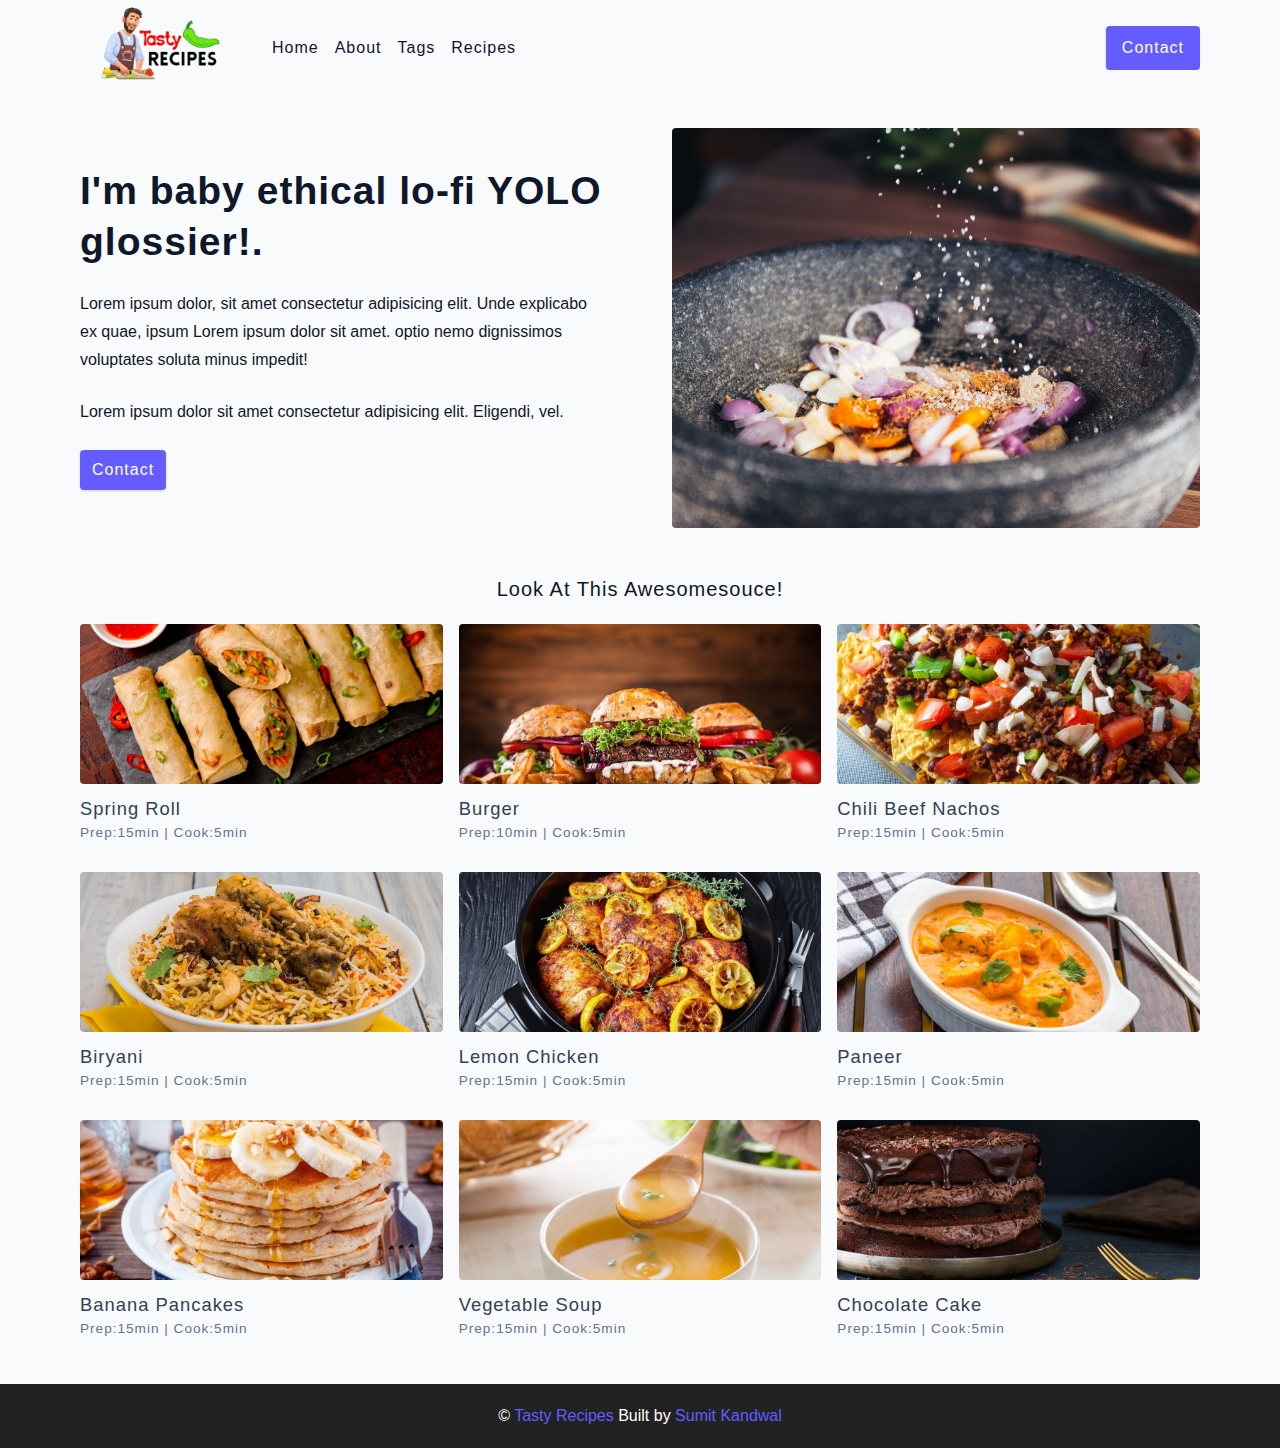
<file: Tasty Recipes/about.html>
<!DOCTYPE html>
<html lang="en">
<head>
  <meta charset="UTF-8">
  <meta http-equiv="X-UA-Compatible" content="IE=edge">
  <meta name="viewport" content="width=device-width, initial-scale=1.0">
  <title>About</title>
 <!-- favicon -->
 <link rel="shortcut icon" href="./favicon-32x32 (2).png" type="image/x-icon" />
 <!-- normalize -->
 <link rel="stylesheet" href="./normalize.css" />
 <!-- font-awesome(for icons like menu) -->
 <link
      rel="stylesheet"
      href="https://cdnjs.cloudflare.com/ajax/libs/font-awesome/5.14.0/css/all.min.css"
    />
    <!-- main css -->
    <link rel="stylesheet" href="main.css" />
</head>
<body>
  <!-- nav -->
   <nav class="navbar">
 <div class="nav-center">
   <!-- header  -->
   <div class="nav-header">
       <a href="index.html" class="nav-logo">
         <img src="./onlinelogomaker-012822-1100-5557-2000-transparent.png" height="60px" alt="Tasty Recipes">
       </a>
       <button type="button" class="btn nav-btn">
         <i class="fas fa-align-justify"></i>
       </button>
   </div>
   <!-- links  -->
   <div class="nav-links">
      <a href="index.html" class="nav-link">Home</a>
      <a href="about.html" class="nav-link">About</a>
      <a href="tags.html" class="nav-link">Tags</a>
      <a href="recipes.html" class="nav-link">Recipes</a>
      <div class="nav-link feedback-link">
        <a href="contact.html" class="btn">Contact</a>
      </div>
      
   </div>
 </div>
   </nav>
  <!-- end of nav  -->
  <!-- main  -->
  <main class="page">
    <section class="about-page">
      <article>
        <h2>
          I'm baby ethical lo-fi YOLO glossier!.
        </h2>
        <p>
          Lorem ipsum dolor, sit amet consectetur adipisicing elit. Unde explicabo ex quae, ipsum Lorem ipsum dolor sit amet. optio nemo dignissimos voluptates soluta minus impedit!
        </p>
        <p>Lorem ipsum dolor sit amet consectetur adipisicing elit. Eligendi, vel.</p>
        <a href="feedback.html" class="btn">Contact</a>
      </article>
      <img src="./recipe-13.jpeg" alt="pouring salt" class="img about-img">
    </section>
      <section class="featured-recipes">
        <h5 class="featured-title">
          look at this awesomesouce!
        </h5>
        <!-- recipes list  -->
        <div class="recipes-list">
          <!-- single recipes  -->
     <a href="single-recipe.html" class="recipe">
       <img src="./recipe-1.jpg" class="img recipe-img"  alt="spring roll">
       <h5>spring roll</h5>
       <p>Prep:15min | Cook:5min</p>
     </a>
          <!-- end of single recipes  -->
          <!-- single recipes  -->
     <a href="single-recipe.html" class="recipe">
       <img src="./recipe-2.jpg" class="img recipe-img"  alt="spring roll">
       <h5>Burger</h5>
       <p>Prep:10min | Cook:5min</p>
     </a>
          <!-- end of single recipes  -->
          <!-- single recipes  -->
     <a href="single-recipe.html" class="recipe">
       <img src="./recipe-3.jpg" class="img recipe-img"  alt="spring roll">
       <h5>Chili Beef Nachos</h5>
       <p>Prep:15min | Cook:5min</p>
     </a>
          <!-- end of single recipes  -->
          <!-- single recipes  -->
     <a href="single-recipe.html" class="recipe">
       <img src="./recipe-4.jpg" class="img recipe-img"  alt="spring roll">
       <h5>biryani</h5>
       <p>Prep:15min | Cook:5min</p>
     </a>
          <!-- end of single recipes  -->
          <!-- single recipes  -->
     <a href="single-recipe.html" class="recipe">
       <img src="./recipe-6.jpg" class="img recipe-img"  alt="spring roll">
       <h5>lemon chicken</h5>
       <p>Prep:15min | Cook:5min</p>
     </a>
          <!-- end of single recipes  -->
          <!-- single recipes  -->
     <a href="single-recipe.html" class="recipe">
       <img src="./recipe-7.jpg" class="img recipe-img"  alt="spring roll">
       <h5>Paneer</h5>
       <p>Prep:15min | Cook:5min</p>
     </a>
          <!-- end of single recipes  -->
          <!-- single recipes  -->
     <a href="single-recipe.html" class="recipe">
       <img src="./recipe-8.jpg" class="img recipe-img"  alt="spring roll">
       <h5>banana pancakes</h5>
       <p>Prep:15min | Cook:5min</p>
     </a>
          <!-- end of single recipes  -->
          <!-- single recipes  -->
     <a href="single-recipe.html" class="recipe">
       <img src="./recipe-11.jpg" class="img recipe-img"  alt="spring roll">
       <h5>vegetable soup</h5>
       <p>Prep:15min | Cook:5min</p>
     </a>
          <!-- end of single recipes  -->
          
          <!-- single recipes  -->
     <a href="single-recipe.html" class="recipe">
       <img src="./recipe-10.jpg" class="img recipe-img"  alt="spring roll">
       <h5>chocolate cake</h5>
       <p>Prep:15min | Cook:5min</p>
     </a>
          <!-- end of single recipes  -->
         
    </div>
    <!-- end of recipes list  -->
      </section>

  </main>

  <!-- end of main s -->
  <!-- footer  -->
<footer class="page-footer">
<p>&copy; <span id="time"></span>
  <span class="footer-logo">Tasty Recipes</span>
  Built by <a href="#">Sumit Kandwal</a>
</p>
</footer>
<!-- end of footer  -->
  <script src="./app.js"></script>
</body>
</html>
</file>
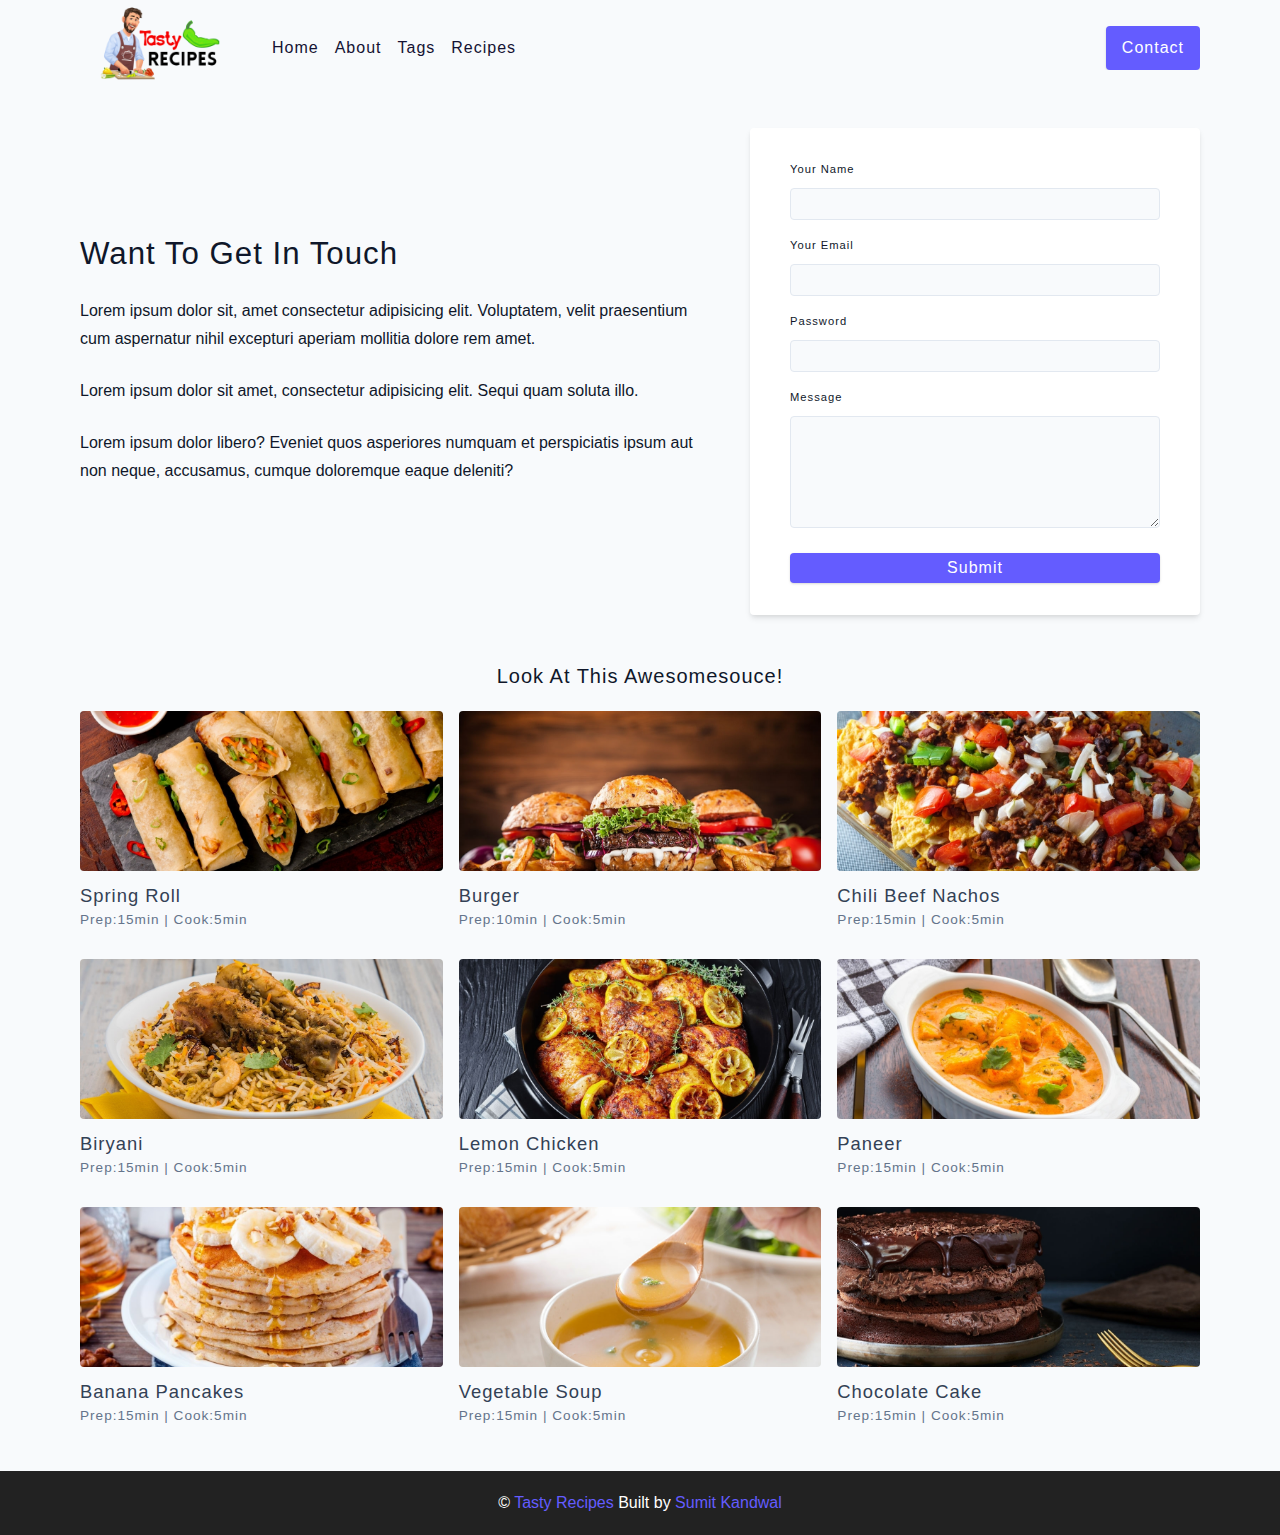
<file: Tasty Recipes/contact.html>
<!DOCTYPE html>
<html lang="en">
  <head>
    <meta charset="UTF-8" />
    <meta http-equiv="X-UA-Compatible" content="IE=edge" />
    <meta name="viewport" content="width=device-width, initial-scale=1.0" />
    <title>Contact</title>
    <!-- favicon -->
    <link rel="shortcut icon" href="./favicon-32x32 (2).png" type="image/x-icon" />
    <!-- normalize -->
    <link rel="stylesheet" href="./normalize.css" />
    <!-- font-awesome(for icons like menu) -->
    <link
      rel="stylesheet"
      href="https://cdnjs.cloudflare.com/ajax/libs/font-awesome/5.14.0/css/all.min.css"
    />
    <!-- main css -->
    <link rel="stylesheet" href="main.css" />
  </head>
  <body>
    <!-- nav -->
    <nav class="navbar">
      <div class="nav-center">
        <!-- header  -->
        <div class="nav-header">
          <a href="index.html" class="nav-logo">
            <img
              src="./onlinelogomaker-012822-1100-5557-2000-transparent.png"
              height="60px"
              alt="Tasty Recipes"
            />
          </a>
          <button type="button" class="btn nav-btn">
            <i class="fas fa-align-justify"></i>
          </button>
        </div>
        <!-- links  -->
        <div class="nav-links">
          <a href="index.html" class="nav-link">Home</a>
          <a href="about.html" class="nav-link">About</a>
          <a href="tags.html" class="nav-link">Tags</a>
          <a href="recipes.html" class="nav-link">Recipes</a>
          <div class="nav-link feedback-link">
            <a href="contact.html" class="btn">Contact</a>
          </div>
        </div>
      </div>
    </nav>
    <!-- end of nav  -->
    <!-- main  -->
    <main class="page">
      <section class="contact-container">
        <article class="contact-info">
          <h3>want to get in touch</h3>
          <p>
            Lorem ipsum dolor sit, amet consectetur adipisicing elit.
            Voluptatem, velit praesentium cum aspernatur nihil excepturi aperiam
            mollitia dolore rem amet.
          </p>
          <p>
            Lorem ipsum dolor sit amet, consectetur adipisicing elit. Sequi quam
            soluta illo.
          </p>
          <p>
            Lorem ipsum dolor libero? Eveniet quos asperiores numquam et
            perspiciatis ipsum aut non neque, accusamus, cumque doloremque eaque
            deleniti?
          </p>
        </article>
        <article>
          <form class="form contact-form">
            <!-- single form row -->
            <div class="form-row">
              <label for="name" class="form-label">your name</label>
              <!-- id and for should same  -->
              <input type="text" name="name" id="name" class="form-input" required />
            </div>
            <!-- end of single form row  -->
            <!-- single form row -->
            <div class="form-row">
              <label for="email" class="form-label">your email</label>
              <!-- id and for should same  -->
              <input type="email" name="email" id="email" class="form-input" required/>
            </div>
            <!-- end of single form row  -->
            <!-- single form row -->
            <div class="form-row">
              <label for="password" class="form-label">password</label>
              <!-- id and for should same  -->
              <input
                type="password"
                password="password"
                id="password"
                class="form-input"
                required
              />
            </div>
            <!-- end of single form row  -->
            <div class="form-row">
              <label for="message" class="form-label">message</label>
              <textarea
                name="message"
                id="message"
                class="form-textarea"
              ></textarea>
              
            </div>
            <button type="submit" class="btn btn-block">submit</button>
          </form>
        </article>
      </section>

      <section class="featured-recipes">
        <h5 class="featured-title">look at this awesomesouce!</h5>
        <!-- recipes list  -->
        <div class="recipes-list">
          <!-- single recipes  -->
          <a href="single-recipe.html" class="recipe">
            <img
              src="./recipe-1.jpg"
              class="img recipe-img"
              alt="spring roll"
            />
            <h5>spring roll</h5>
            <p>Prep:15min | Cook:5min</p>
          </a>
          <!-- end of single recipes  -->
          <!-- single recipes  -->
          <a href="single-recipe.html" class="recipe">
            <img
              src="./recipe-2.jpg"
              class="img recipe-img"
              alt="spring roll"
            />
            <h5>Burger</h5>
            <p>Prep:10min | Cook:5min</p>
          </a>
          <!-- end of single recipes  -->
          <!-- single recipes  -->
          <a href="single-recipe.html" class="recipe">
            <img
              src="./recipe-3.jpg"
              class="img recipe-img"
              alt="spring roll"
            />
            <h5>Chili Beef Nachos</h5>
            <p>Prep:15min | Cook:5min</p>
          </a>
          <!-- end of single recipes  -->
          <!-- single recipes  -->
          <a href="single-recipe.html" class="recipe">
            <img
              src="./recipe-4.jpg"
              class="img recipe-img"
              alt="spring roll"
            />
            <h5>biryani</h5>
            <p>Prep:15min | Cook:5min</p>
          </a>
          <!-- end of single recipes  -->
          <!-- single recipes  -->
          <a href="single-recipe.html" class="recipe">
            <img
              src="./recipe-6.jpg"
              class="img recipe-img"
              alt="spring roll"
            />
            <h5>lemon chicken</h5>
            <p>Prep:15min | Cook:5min</p>
          </a>
          <!-- end of single recipes  -->
          <!-- single recipes  -->
          <a href="single-recipe.html" class="recipe">
            <img
              src="./recipe-7.jpg"
              class="img recipe-img"
              alt="spring roll"
            />
            <h5>Paneer</h5>
            <p>Prep:15min | Cook:5min</p>
          </a>
          <!-- end of single recipes  -->
          <!-- single recipes  -->
          <a href="single-recipe.html" class="recipe">
            <img
              src="./recipe-8.jpg"
              class="img recipe-img"
              alt="spring roll"
            />
            <h5>banana pancakes</h5>
            <p>Prep:15min | Cook:5min</p>
          </a>
          <!-- end of single recipes  -->
          <!-- single recipes  -->
          <a href="single-recipe.html" class="recipe">
            <img
              src="./recipe-11.jpg"
              class="img recipe-img"
              alt="spring roll"
            />
            <h5>vegetable soup</h5>
            <p>Prep:15min | Cook:5min</p>
          </a>
          <!-- end of single recipes  -->

          <!-- single recipes  -->
          <a href="single-recipe.html" class="recipe">
            <img
              src="./recipe-10.jpg"
              class="img recipe-img"
              alt="spring roll"
            />
            <h5>chocolate cake</h5>
            <p>Prep:15min | Cook:5min</p>
          </a>
          <!-- end of single recipes  -->
        </div>
        <!-- end of recipes list  -->
      </section>
    </main>

    <!-- end of main s -->
    <!-- footer  -->
    <footer class="page-footer">
      <p>
        &copy; <span id="time"></span>
        <span class="footer-logo">Tasty Recipes</span>
        Built by <a href="#">Sumit Kandwal</a>
      </p>
    </footer>
    <!-- end of footer  -->
    <script src="./app.js"></script>
  </body>
</html>
</file>
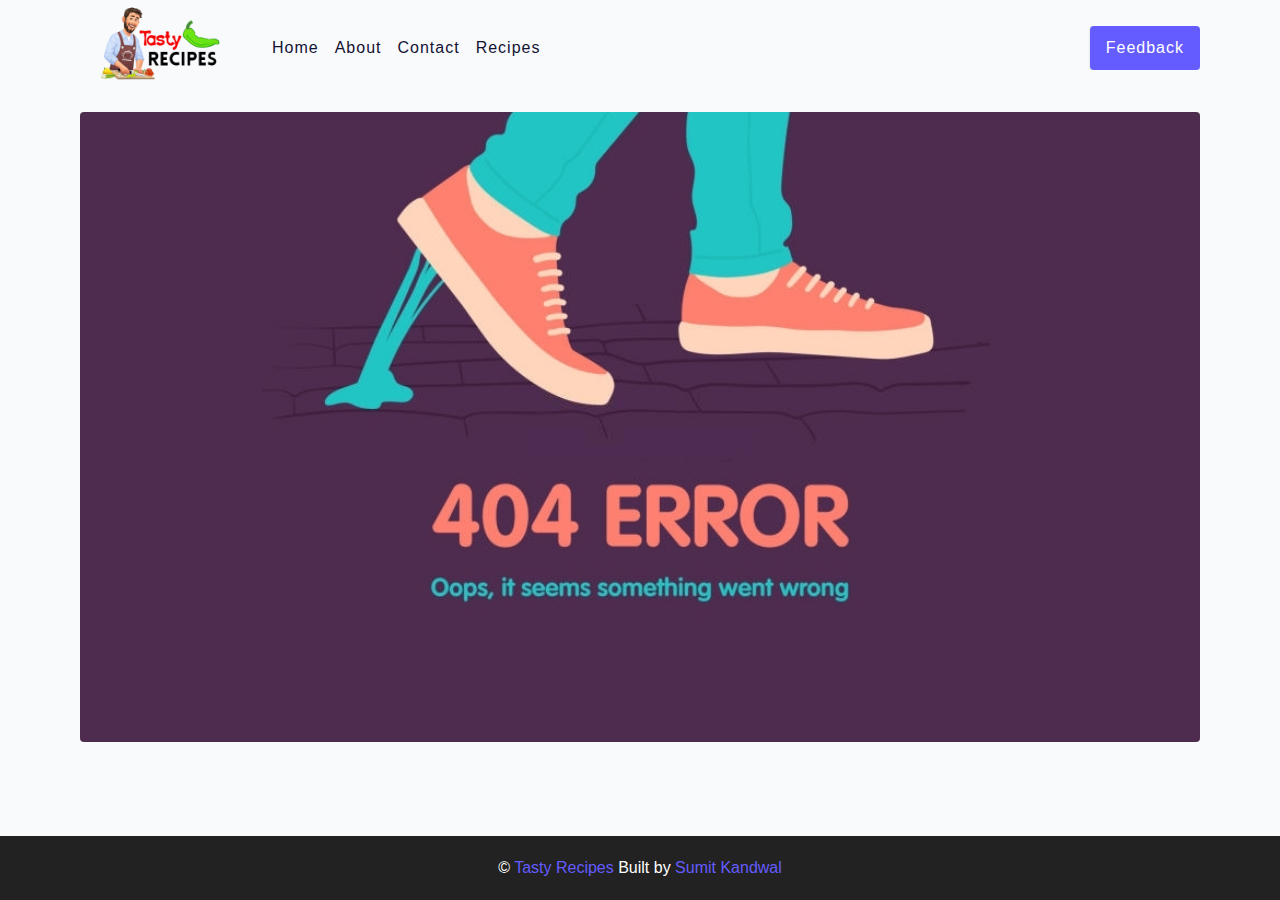
<file: Tasty Recipes/error404.html>
<!DOCTYPE html>
<html lang="en">
  <head>
    <meta charset="UTF-8" />
    <meta http-equiv="X-UA-Compatible" content="IE=edge" />
    <meta name="viewport" content="width=device-width, initial-scale=1.0" />
    <title>Error Page</title>
    <!-- favicon -->
    <link rel="shortcut icon" href=".favicon.ico" type="image/x-icon" />
    <!-- normalize -->
    <link rel="stylesheet" href="./normalize.css" />
    <!-- font-awesome(for icons like menu) -->
    <link
      rel="stylesheet"
      href="https://cdnjs.cloudflare.com/ajax/libs/font-awesome/5.14.0/css/all.min.css"
    />
    <!-- main css -->
    <link rel="stylesheet" href="main.css" />
  </head>
  <body>
    <!-- nav -->
    <nav class="navbar">
      <div class="nav-center">
        <!-- header  -->
        <div class="nav-header">
          <a href="index.html" class="nav-logo">
            <img
              src="./onlinelogomaker-012822-1100-5557-2000-transparent.png"
              height="60px"
              alt="Tasty Recipes"
            />
          </a>
          <button type="button" class="btn nav-btn">
            <i class="fas fa-align-justify"></i>
          </button>
        </div>
        <!-- links  -->
        <div class="nav-links">
          <a href="index.html" class="nav-link">Home</a>
          <a href="about.html" class="nav-link">About</a>
          <a href="contact.html" class="nav-link">Contact</a>
          <a href="recipes.html" class="nav-link">Recipes</a>
          <div class="nav-link feedback-link">
            <a href="feedback.html" class="btn">Feedback</a>
          </div>
        </div>
      </div>
    </nav>
    <!-- end of nav  -->
    <!-- main  -->
    <main class="page error-page">
      <section>
        <header class="error-hero">
          <div class="error-container"> 
            <div class="hero-text">
              <!-- <h1>error</h1> -->
              <!-- <h1>404</h1>
        <h3>page not found</h3> -->
            </div>
          </div>
        </header>
      </section>
    </main>

    <!-- end of main s -->
    <!-- footer  -->
    <footer class="page-footer">
      <p>
        &copy; <span id="time"></span>
        <span class="footer-logo">Tasty Recipes</span>
        Built by <a href="#">Sumit Kandwal</a>
      </p>
    </footer>
    <!-- end of footer  -->
    <script src="./app.js"></script>
  </body>
</html>
</file>
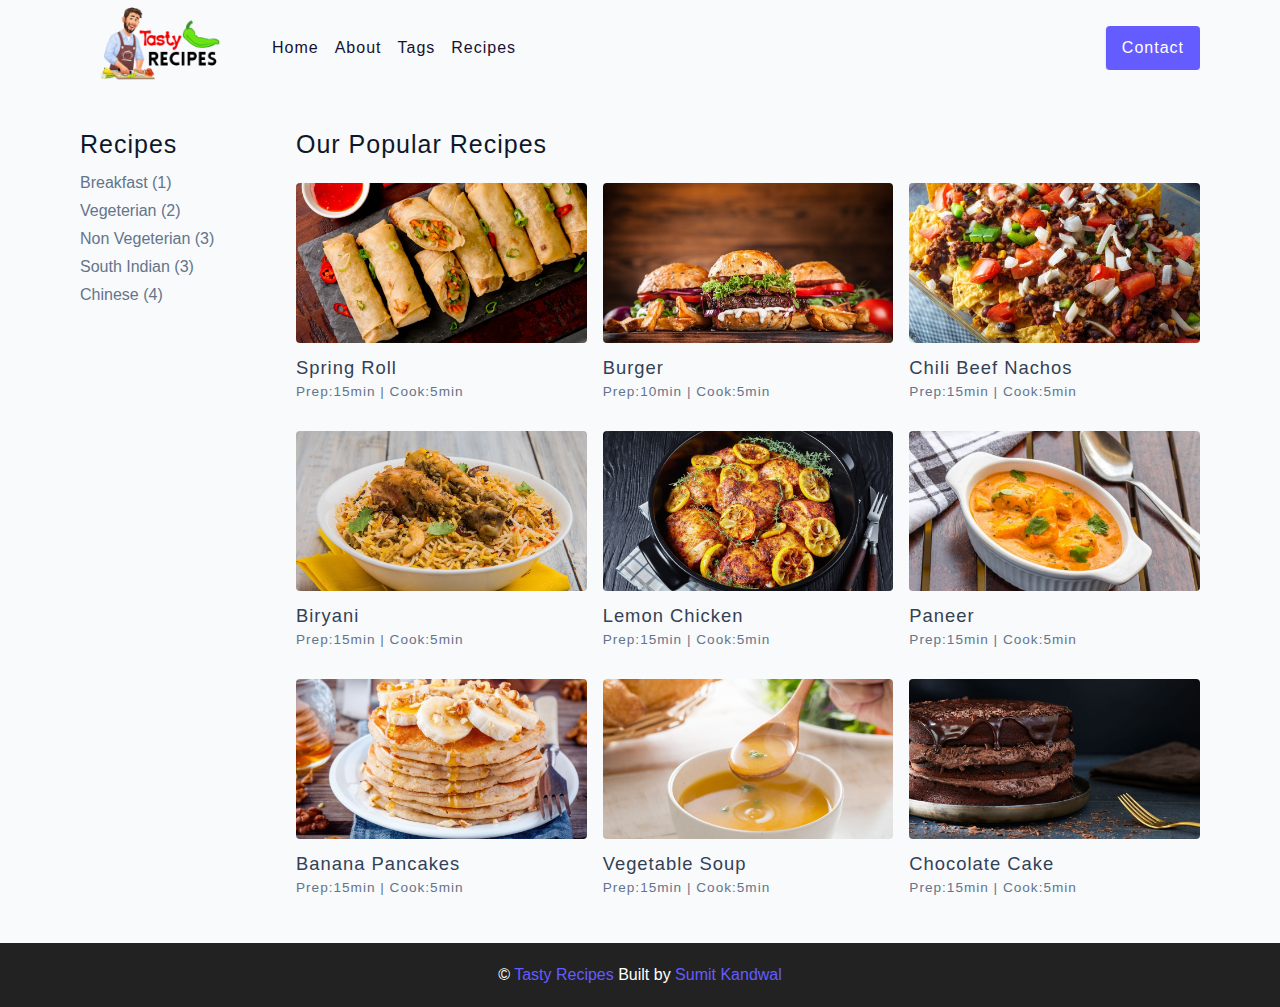
<file: Tasty Recipes/recipes.html>
<!DOCTYPE html>
<html lang="en">
<head>
  <meta charset="UTF-8">
  <meta http-equiv="X-UA-Compatible" content="IE=edge">
  <meta name="viewport" content="width=device-width, initial-scale=1.0">
  <title>Recipes</title>
 <!-- favicon -->
 <link rel="shortcut icon" href=".favicon.ico" type="image/x-icon" />
 <!-- normalize -->
 <link rel="stylesheet" href="./normalize.css" />
 <!-- font-awesome(for icons like menu) -->
 <link
      rel="stylesheet"
      href="https://cdnjs.cloudflare.com/ajax/libs/font-awesome/5.14.0/css/all.min.css"
    />
    <!-- main css -->
    <link rel="stylesheet" href="main.css" />
</head>
<body>
  <!-- nav -->
   <nav class="navbar">
 <div class="nav-center">
   <!-- header  -->
   <div class="nav-header">
       <a href="index.html" class="nav-logo">
         <img src="./onlinelogomaker-012822-1100-5557-2000-transparent.png" height="60px" alt="Tasty Recipes">
       </a>
       <button type="button" class="btn nav-btn">
         <i class="fas fa-align-justify"></i>
       </button>
   </div>
   <!-- links  -->
   <div class="nav-links">
      <a href="index.html" class="nav-link">Home</a>
      <a href="about.html" class="nav-link">About</a>
      <a href="tags.html" class="nav-link">Tags</a>
      <a href="recipes.html" class="nav-link">Recipes</a>
      <div class="nav-link feedback-link">
        <a href="contact.html" class="btn">Contact</a>
      </div>
      
   </div>
 </div>
   </nav>
  <!-- end of nav  -->
  <!-- main  -->
  <main class="page">
       <!-- recipes container  -->
       <section class="recipes-container">
        <!-- tags container  -->
              <div class="tags-container">
                <h4>recipes</h4>
                <div class="tags-list">
                  <a href="tags-template.html">Breakfast (1)</a>
                  <a href="tags-template.html">Vegeterian (2)</a>
                  <a href="tags-template.html">Non Vegeterian (3)</a>
                  <a href="tags-template.html">South Indian (3)</a>
                  <a href="tags-template.html">Chinese (4)</a>
                </div>
              </div>

        <!-- end of tags container  -->
             <div>
        <h4>Our Popular Recipes</h4>
        <!-- recipes list  -->
        <div class="recipes-list">
              <!-- single recipes  -->
         <a href="single-recipe.html" class="recipe">
           <img src="./recipe-1.jpg" class="img recipe-img"  alt="spring roll">
           <h5>spring roll</h5>
           <p>Prep:15min | Cook:5min</p>
         </a>
              <!-- end of single recipes  -->
              <!-- single recipes  -->
         <a href="single-recipe.html" class="recipe">
           <img src="./recipe-2.jpg" class="img recipe-img"  alt="spring roll">
           <h5>Burger</h5>
           <p>Prep:10min | Cook:5min</p>
         </a>
              <!-- end of single recipes  -->
              <!-- single recipes  -->
         <a href="single-recipe.html" class="recipe">
           <img src="./recipe-3.jpg" class="img recipe-img"  alt="spring roll">
           <h5>Chili Beef Nachos</h5>
           <p>Prep:15min | Cook:5min</p>
         </a>
              <!-- end of single recipes  -->
              <!-- single recipes  -->
         <a href="single-recipe.html" class="recipe">
           <img src="./recipe-4.jpg" class="img recipe-img"  alt="spring roll">
           <h5>biryani</h5>
           <p>Prep:15min | Cook:5min</p>
         </a>
              <!-- end of single recipes  -->
              <!-- single recipes  -->
         <a href="single-recipe.html" class="recipe">
           <img src="./recipe-6.jpg" class="img recipe-img"  alt="spring roll">
           <h5>lemon chicken</h5>
           <p>Prep:15min | Cook:5min</p>
         </a>
              <!-- end of single recipes  -->
              <!-- single recipes  -->
         <a href="single-recipe.html" class="recipe">
           <img src="./recipe-7.jpg" class="img recipe-img"  alt="spring roll">
           <h5>Paneer</h5>
           <p>Prep:15min | Cook:5min</p>
         </a>
              <!-- end of single recipes  -->
              <!-- single recipes  -->
         <a href="single-recipe.html" class="recipe">
           <img src="./recipe-8.jpg" class="img recipe-img"  alt="spring roll">
           <h5>banana pancakes</h5>
           <p>Prep:15min | Cook:5min</p>
         </a>
              <!-- end of single recipes  -->
              <!-- single recipes  -->
         <a href="single-recipe.html" class="recipe">
           <img src="./recipe-11.jpg" class="img recipe-img"  alt="spring roll">
           <h5>vegetable soup</h5>
           <p>Prep:15min | Cook:5min</p>
         </a>
              <!-- end of single recipes  -->
             
              <!-- single recipes  -->
         <a href="single-recipe.html" class="recipe">
           <img src="./recipe-10.jpg" class="img recipe-img"  alt="spring roll">
           <h5>chocolate cake</h5>
           <p>Prep:15min | Cook:5min</p>
         </a>
              <!-- end of single recipes  -->
             
        </div>
        <!-- end of recipes list  -->
      </div>
      </secion>

     <!-- end of recipes container  -->
  </main>

  <!-- end of main-->
  <!-- footer  -->
<footer class="page-footer">
<p>&copy; <span id="time"></span>
  <span class="footer-logo">Tasty Recipes</span>
  Built by <a href="#">Sumit Kandwal</a>
</p>
</footer>
<!-- end of footer  -->
  <script src="./app.js"></script>
</body>
</html>
</file>
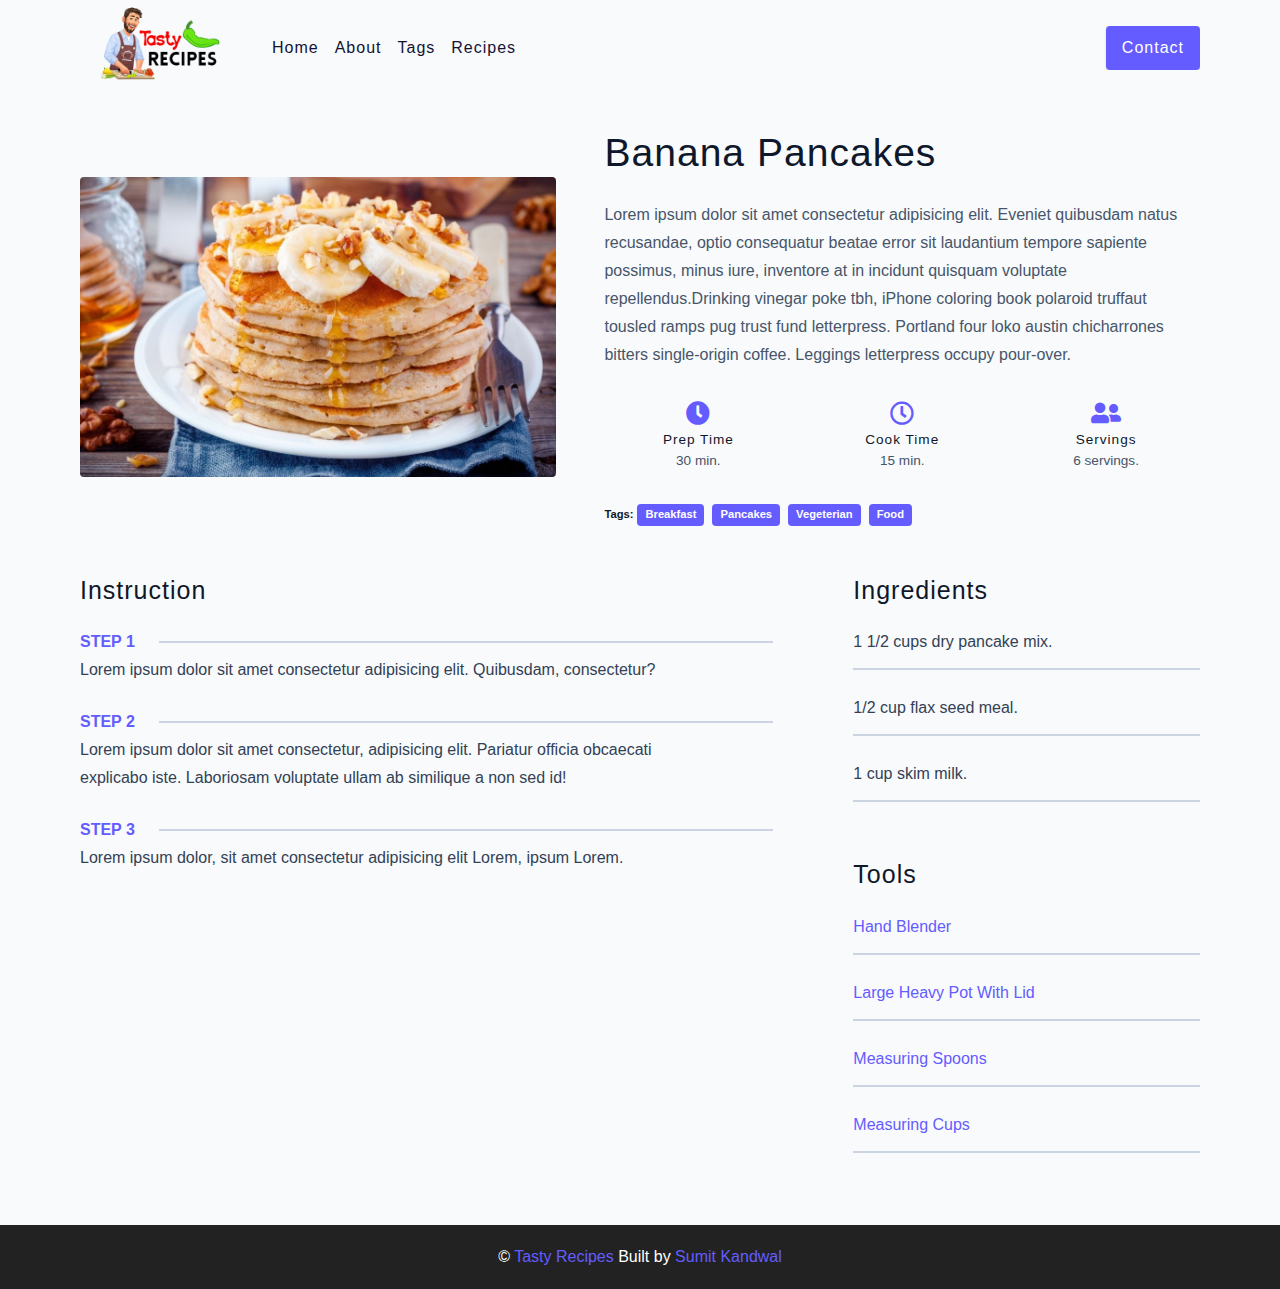
<file: Tasty Recipes/single-recipe.html>
<!DOCTYPE html>
<html lang="en">
  <head>
    <meta charset="UTF-8" />
    <meta http-equiv="X-UA-Compatible" content="IE=edge" />
    <meta name="viewport" content="width=device-width, initial-scale=1.0" />
    <title>Single Recipes</title>
    <!-- favicon -->
    <link
      rel="shortcut icon"
      href="./favicon-32x32 (2).png"
      type="image/x-icon"
    />
    <!-- normalize -->
    <link rel="stylesheet" href="./normalize.css" />
    <!-- font-awesome(for icons like menu) -->
    <link
      rel="stylesheet"
      href="https://cdnjs.cloudflare.com/ajax/libs/font-awesome/5.14.0/css/all.min.css"
    />
    <!-- main css -->
    <link rel="stylesheet" href="main.css" />
  </head>
  <body>
    <!-- nav -->
    <nav class="navbar">
      <div class="nav-center">
        <!-- header  -->
        <div class="nav-header">
          <a href="index.html" class="nav-logo">
            <img
              src="./onlinelogomaker-012822-1100-5557-2000-transparent.png"
              height="60px"
              alt="Tasty Recipes"
            />
          </a>
          <button type="button" class="btn nav-btn">
            <i class="fas fa-align-justify"></i>
          </button>
        </div>
        <!-- links  -->
        <div class="nav-links">
          <a href="index.html" class="nav-link">Home</a>
          <a href="about.html" class="nav-link">About</a>
          <a href="tags.html" class="nav-link">Tags</a>
          <a href="recipes.html" class="nav-link">Recipes</a>
          <div class="nav-link feedback-link">
            <a href="contact.html" class="btn">Contact</a>
          </div>
        </div>
      </div>
    </nav>
    <!-- end of nav  -->
    <!-- main  -->
    <main class="page">
      <div class="recipe-page">
        <section class="recipe-hero">
          <img
            src="./recipe-8.jpg"
            class="img recipe-hero-img"
            alt="pancakes"
          />
          <article class="recipe-info">
            <h2>Banana Pancakes</h2>
            <p>
              Lorem ipsum dolor sit amet consectetur adipisicing elit. Eveniet
              quibusdam natus recusandae, optio consequatur beatae error sit
              laudantium tempore sapiente possimus, minus iure, inventore at in
              incidunt quisquam voluptate repellendus.Drinking vinegar poke tbh,
              iPhone coloring book polaroid truffaut tousled ramps pug trust
              fund letterpress. Portland four loko austin chicharrones bitters
              single-origin coffee. Leggings letterpress occupy pour-over.
            </p>
            <!-- recipe-icons  -->
            <div class="recipe-icons">
              <!-- single recipe icon  -->
              <article>
                <i class="fas fa-clock"></i>
                <h5>prep time</h5>
                <p>30 min.</p>
              </article>
              <!-- single recipe icon  -->
              <article>
                <i class="far fa-clock"></i>
                <h5>cook time</h5>
                <p>15 min.</p>
              </article>
              <!-- single recipe icon  -->
              <article>
                <i class="fas fa-user-friends"></i>
                <h5>servings</h5>
                <p>6 servings.</p>
              </article>
            </div>
            <!-- end of recipe -icons  -->

            <!-- recipe-tags  -->
            <div class="recipe-tags">
              Tags: <a href="tag-template.html">breakfast</a>
              <a href="tag-template.html">pancakes</a>
              <a href="tag-template.html">vegeterian</a>
              <a href="tag-template.html">food</a>
            </div>

            <!-- end of recipe-tags  -->
          </article>
        </section>
        <!-- recipe-content  -->
        <section class="recipe-content">
          <article>
            <h4>instruction</h4>
            <!-- single instruction  -->
            <div class="single-instruction">
              <header>
                <p>step 1</p>
                <div></div>
              </header>
              <p>
                Lorem ipsum dolor sit amet consectetur adipisicing elit.
                Quibusdam, consectetur?
              </p>
           </div>
              <!--end of single instruction -->
              <!-- single instruction  -->
              <div class="single-instruction">
              <header>
                <p>step 2</p>
                <div></div>
              </header>
              <p>
                Lorem ipsum dolor sit amet consectetur, adipisicing elit. Pariatur officia obcaecati explicabo iste. Laboriosam voluptate ullam ab similique a non sed id!
              </p>
              </div>
            <!-- end of single instruction -->
            <!-- single instruction -->
            <div class="single-instruction">
              <header>
                <p>step 3</p>
                <div></div>
              </header>
              <p>
                Lorem ipsum dolor, sit amet consectetur adipisicing elit Lorem, ipsum Lorem.
              </p>
            </div>
            <!-- end of single instruction -->
          </article>
          <!-- ingredients  -->
          <article class="second-column">
              <div>
                  <h4>ingredients</h4>
                  <p class="single-ingredient">
                     1 1/2 cups dry pancake mix.
                  </p>
                  <p class="single-ingredient">
                     1/2 cup flax seed meal.
                  </p>
                  <p class="single-ingredient">
                     1 cup skim milk.
                  </p>
              </div>
              <div>
                  <h4>tools</h4>
                  <p class="single-tool">Hand Blender</p>
                  <p class="single-tool">Large heavy pot with lid</p>
                  <p class="single-tool">measuring spoons</p>
                  <p class="single-tool">measuring cups</p>
              </div>
          </article>
        </section>
      </div>
    </main>

    <!-- end of main-->
    <!-- footer  -->
    <footer class="page-footer">
      <p>
        &copy; <span id="time"></span>
        <span class="footer-logo">Tasty Recipes</span>
        Built by <a href="#">Sumit Kandwal</a>
      </p>
    </footer>
    <!-- end of footer  -->
    <script src="./app.js"></script>
  </body>
</html>
</file>
<file: main.css>
*,
::after,
::before {
  box-sizing: border-box;
}
/* fonts */

@import url("https://fonts.googleapis.com/css2?family=Roboto:wght@400;500;600&family=Montserrat&display=swap");
html {
  font-size: 100%;
} /*16px*/

:root {
  /* colors */
  --primary-100: #e2e0ff;
  --primary-200: #c1beff;
  --primary-300: #a29dff;
  --primary-400: #837dff;
  --primary-500: #645cff;
  --primary-600: #504acc;
  --primary-700: #3c3799;
  --primary-800: #282566;
  --primary-900: #141233;

  /* grey */
  --grey-50: #f8fafc;
  --grey-100: #f1f5f9;
  --grey-200: #e2e8f0;
  --grey-300: #cbd5e1;
  --grey-400: #94a3b8;
  --grey-500: #64748b;
  --grey-600: #475569;
  --grey-700: #334155;
  --grey-800: #1e293b;
  --grey-900: #0f172a;
  /* rest of the colors */
  --black: #222;
  --white: #fff;
  --red-light: #f8d7da;
  --red-dark: #842029;
  --green-light: #d1e7dd;
  --green-dark: #0f5132;

  /* fonts  */
  --headingFont: "Roboto", sans-serif;
  --bodyFont: "Nunito", sans-serif;
  --smallText: 0.7em;
  /* rest of the vars */
  --backgroundColor: var(--grey-50);
  --textColor: var(--grey-900);
  --borderRadius: 0.25rem;
  --letterSpacing: 1px;
  --transition: 0.3s ease-in-out all;
  --max-width: 1120px;
  --fixed-width: 600px;

  /* box shadow*/
  --shadow-1: 0 1px 3px 0 rgba(0, 0, 0, 0.1), 0 1px 2px 0 rgba(0, 0, 0, 0.06);
  --shadow-2: 0 4px 6px -1px rgba(0, 0, 0, 0.1),
    0 2px 4px -1px rgba(0, 0, 0, 0.06);
  --shadow-3: 0 10px 15px -3px rgba(0, 0, 0, 0.1),
    0 4px 6px -2px rgba(0, 0, 0, 0.05);
  --shadow-4: 0 20px 25px -5px rgba(0, 0, 0, 0.1),
    0 10px 10px -5px rgba(0, 0, 0, 0.04);
}

body {
  background: var(--backgroundColor);
  font-family: var(--bodyFont);
  font-weight: 400;
  line-height: 1.75;
  color: var(--textColor);
}

p {
  margin-top: 0;
  margin-bottom: 1.5rem;
  max-width: 40em;
}

h1,
h2,
h3,
h4,
h5 {
  margin: 0;
  margin-bottom: 1.38rem;
  font-family: var(--headingFont);
  font-weight: 400;
  line-height: 1.3;
  text-transform: capitalize;
  letter-spacing: var(--letterSpacing);
}

h1 {
  margin-top: 0;
  font-size: 3.052rem;
}

h2 {
  font-size: 2.441rem;
}

h3 {
  font-size: 1.953rem;
}

h4 {
  font-size: 1.563rem;
}

h5 {
  font-size: 1.25rem;
}

small,
.text-small {
  font-size: var(--smallText);
}

a {
  text-decoration: none;
}
ul {
  list-style-type: none;
  padding: 0;
}

.img {
  width: 100%;
  display: block;
  object-fit: cover;
}
/* buttons */

.btn {
  cursor: pointer;
  color: var(--white);
  background: var(--primary-500);
  border: transparent;
  border-radius: var(--borderRadius);
  letter-spacing: var(--letterSpacing);
  padding: 0.375rem 0.75rem;
  box-shadow: var(--shadow-1);
  transition: var(--transtion);
  text-transform: capitalize;
  display: inline-block;
}
.btn:hover {
  background: var(--primary-700);
  box-shadow: var(--shadow-3);
}
.btn-hipster {
  color: var(--primary-500);
  background: var(--primary-200);
}
.btn-hipster:hover {
  color: var(--primary-200);
  background: var(--primary-700);
}
.btn-block {
  width: 100%;
}

/* alerts */
.alert {
  padding: 0.375rem 0.75rem;
  margin-bottom: 1rem;
  border-color: transparent;
  border-radius: var(--borderRadius);
}

.alert-danger {
  color: var(--red-dark);
  background: var(--red-light);
}
.alert-success {
  color: var(--green-dark);
  background: var(--green-light);
}
/* form */

.form {
  width: 90vw;
  max-width: var(--fixed-width);
  background: var(--white);
  border-radius: var(--borderRadius);
  box-shadow: var(--shadow-2);
  padding: 2rem 2.5rem;
  margin: 3rem auto;
}
.form-label {
  display: block;
  font-size: var(--smallText);
  margin-bottom: 0.5rem;
  text-transform: capitalize;
  letter-spacing: var(--letterSpacing);
}
.form-input,
.form-textarea {
  width: 100%;
  padding: 0.375rem 0.75rem;
  border-radius: var(--borderRadius);
  background: var(--backgroundColor);
  border: 1px solid var(--grey-200);
}

.form-row {
  margin-bottom: 1rem;
}

.form-textarea {
  height: 7rem;
}
::placeholder {
  font-family: inherit;
  color: var(--grey-400);
}
.form-alert {
  color: var(--red-dark);
  letter-spacing: var(--letterSpacing);
  text-transform: capitalize;
}
/* alert */

@keyframes spinner {
  to {
    transform: rotate(360deg);
  }
}

.loading {
  width: 6rem;
  height: 6rem;
  border: 5px solid var(--grey-400);
  border-radius: 50%;
  border-top-color: var(--primary-500);
  animation: spinner 0.6s linear infinite;
}
.loading {
  margin: 0 auto;
}
/* title */

.title {
  text-align: center;
}

.title-underline {
  background: var(--primary-500);
  width: 7rem;
  height: 0.25rem;
  margin: 0 auto;
  margin-top: -1rem;
}

/* navbar  */
.navbar {
  display: flex;
  justify-content: center;
  align-items: center;
}
.nav-center {
  width: 90vw;
  max-width: var(--max-width);
}
.nav-header {
  height: 6rem;
  display: flex;
  justify-content: space-between;
  align-items: center;
}
.nav-header img {
  width: 160px;
  height: auto;
}
.nav-btn {
  padding: 0.5rem 0.75rem;
}
.nav-btn i {
  font-size: 1.25rem;
}
.nav-links {
  display: flex;
  flex-direction: column;
  /* for toogling effect  */
  height: 0;
  overflow: hidden;
  transform: var(--transition);
}
.show-links {
  height: 321px;
}
.nav-link {
  display: block;
  text-align: center;
  text-transform: capitalize;
  color: var(--primary-900);
  padding: 1rem 0rem;
  border-top: 1px solid var(--grey-600);
  letter-spacing: var(--letterSpacing);
  transition: var(--transition);
}
.nav-link:hover {
  color: var(--primary-500);
}
.feedback-link a {
  padding: 0.5rem 1rem;
}

@media screen and (min-width: 992px) {
  .nav-btn {
    display: none;
  }
  .navbar {
    height: 6rem;
  }
  .nav-center {
    display: flex;
    align-items: center;
  }
  .nav-header {
    height: auto;
    margin-right: 2rem;
  }
  .nav-links {
    height: auto;
    flex-direction: row;
    align-items: center;
    width: 100%;
  }
  .nav-link {
    padding: 0;
    border-top: none;
    margin-right: 1rem;
    font-size: 1rem;
  }
  .feedback-link {
    margin-left: auto;
    margin-right: 0;
  }
}

/* Page  */
.page {
  /* background: red; */
  width: 90vw;
  max-width: var(--max-width);
  margin: 0 auto;
  padding-top: 2rem;
  /* min-height=100percent of screen -(height
    of na-footer) */
  min-height: calc(100vh - (6rem + 4rem));
}

/* Footer  */
.page-footer {
  height: 4rem;
  background: var(--black);
  color: white;
  display: flex;
  align-items: center;
  justify-content: center;
}
.page-footer p {
  margin-bottom: 0;
}
.footer-logo,
.page-footer a {
  color: var(--primary-500);
}

/* Hero  */
.hero {
  height: 70vh;
  background: url("./w.jpg") center/cover
    no-repeat;
  margin-bottom: 2rem;
  border-radius: var(--borderRadius);
  position: relative;
}
.hero-container {
  position: absolute;
  width: 100%;
  height: 100%;
  top: 0;
  left: 0;
  /* for add overlay on top of image*/
  background: rgba(0, 0, 0, 0.4);
  border-radius: var(--borderRadius);
  display: flex;
  align-items: center;
  justify-content: center;
}
.hero-text {
  text-align: center;
  color: var(--white);
}
@media screen and (min-width: 768px) {
  .hero-text h1 {
    font-size: 4rem;
    margin-bottom: 0;
  }
}

/* Recipes  */
.recipes-container {
  display: grid;
  gap: 2rem 1rem;
  /* border: 2px solid red */
}
.tags-container {
  /* border: 2px solid blue; */
  order: 1;
  display: flex;
  flex-direction: column;
  padding-bottom: 3rem;
}
.recipes-list {
  display: grid;
  gap: 2rem 1rem;
  padding-bottom: 3rem;
  /* border: 2px solid green;  */
}
.tags-container h4 {
  margin-bottom: 0.5rem;
  font-weight: 500;
}
.tags-list {
  display: grid;
  grid-template-columns: 1fr 1fr 1fr;
}
@media screen and (min-width: 226px) {
  .tags-list {
    display: grid;
    grid-template-columns: 1fr 1fr;
  }
}
@media screen and (min-width: 460px) {
  .tags-list {
    display: grid;
    grid-template-columns: 1fr 1fr 1fr;
  }
}
.tags-list a {
  text-transform: capitalize;
  display: block;
  color: var(--grey-500);
  transition: var(--transition);
}
.tags-list a:hover {
  color: var(--primary-500);
}
.recipe {
  display: block;
}
.recipe-img {
  height: 15rem;
  border-radius: var(--borderRadius);
  margin-bottom: 1rem;
}
.recipe h5 {
  margin-bottom: 0;
  line-height: 1;
  color: var(--grey-700);
}
.recipe p {
  margin-bottom: 0;
  line-height: 1;
  margin-top: 0.5rem;
  color: var(--grey-500);
  letter-spacing: var(--letterSpacing);
}

@media screen and (min-width: 576px) {
  .recipes-list {
    grid-template-columns: 1fr 1fr;
  }
  .recipe-img {
    height: 10rem;
  }
}
@media screen and (min-width: 992px) {
  .recipes-container {
    grid-template-columns: 200px 1fr;
  }
  .recipe p {
    font-size: 0.85rem;
  }
  .tags-container {
    order: 0;
  }
  .tags-list {
    grid-template-columns: 1fr;
  }
}
@media screen and (min-width: 1200px) {
  .recipes-list {
    grid-template-columns: 1fr 1fr 1fr;
  }
  .recipe h5 {
    font-size: 1.15rem;
  }
}


/* About page */
.featured-title {
  text-align: center;
}
.about-page h2 {
  text-transform: none;
  font-weight: bold;
}
.about-page {
  display: grid;
  gap: 2rem 4rem;
  padding-bottom: 3rem;
}
.about-img {
  border-radius: var(--borderRadius);
  height: 300px;
}
@media screen and (min-width: 992px) {
  .about-page {
    grid-template-columns: 1fr 1fr;
    /* so that height takes the height of row height:100% */
    grid-template-rows: 400px;
    align-items: center;
  }
  .about-img {
    height: 100%;
  }
}

/* Contact Page */
.contact-form {
  width: 100%;
  margin: 0;
}
.contact-container {
  display: grid;
  gap: 2rem 3rem;
  padding-bottom: 3rem;
}
@media screen and (min-width: 992px) {
  .contact-container {
    grid-template-columns: 1fr 450px;
    align-items: center;
  }
}
/* Tags Page */
.tags-wrapper {
  display: grid;
  gap: 2rem;
  padding-bottom: 3rem;
}
.tag {
  background: var(--grey-500);
  border-radius: var(--borderRadius);
  text-align: center;
  color: var(--white);
  transition: var(--transition);
  padding: 0.75rem 0;
}
.tag:hover {
  background: var(--primary-500);
}
.tag h5,
.tag p {
  margin-bottom: 0;
}
.tag h5 {
  font-weight: 600;
}
@media screen and (min-width: 576px) {
  .tags-wrapper {
    grid-template-columns: 1fr 1fr;
  }
}
@media screen and (min-width: 992px) {
  .tags-wrapper {
    grid-template-columns: repeat(3, 1fr);
  }
}
/* Single Recipe Page */
.recipe-hero {
  display: grid;
  gap: 3rem;
}
.recipe-hero-img {
  height: 300px;
  border-radius: var(--borderRadius);
}
.recipe-info p {
  color: var(--grey-600);
}
.recipe-icons {
  display: grid;
  grid-template-columns: repeat(3, 1fr);
  gap: 1rem;
  margin: 2rem 0;
  text-align: center;
}
.recipe-icons i {
  font-size: 1.5rem;
  color: var(--primary-500);
}
.recipe-icons h5,
.recipe-icons p {
  margin-bottom: 0;
  font-size: 0.85rem;
}
.recipe-icons p {
  color: var(--grey-600);
}
.recipe-tags {
  display: flex;
  align-items: center;
  flex-wrap: wrap;
  font-size: 0.7em;
  font-weight: 600;
}
.recipe-tags a {
  background: var(--primary-500);
  border-radius: var(--borderRadius);
  color: var(--white);
  padding: 0.05rem 0.5rem;
  margin: 0 0.25rem;
  text-transform: capitalize;
}
@media screen and (min-width: 992px) {
  .recipe-hero {
    grid-template-columns: 4fr 5fr;
    align-items: center;
  }
}
.recipe-content {
  padding: 3rem 0;
  display: grid;
  gap: 2rem 5rem;
}
@media screen and (min-width: 992px) {
  .recipe-content {
    grid-template-columns: 2fr 1fr;
  }
}
.single-instruction header {
  display: grid;
  grid-template-columns: auto 1fr;
  gap: 1.5rem;
  align-items: center;
}
.single-instruction header p {
  text-transform: uppercase;
  font-weight: 600;
  margin-bottom: 0;
  color: var(--primary-500);
}
/* targeting diect child <p> of .single-instruction  */
.single-instruction > p {
  color: var(--grey-700);
}
/* designing horizontal line  */
.single-instruction header div {
  height: 2px;
  background: var(--grey-300);
}

.second-column {
  display: grid;
  row-gap: 2rem;
}
.single-ingredient {
  border-bottom: 2px solid var(--grey-300);
  padding-bottom: 0.75rem;
  color: var(--grey-700);
}
.single-tool {
  border-bottom: 2px solid var(--grey-300);
  padding-bottom: 0.75rem;
  color: var(--primary-500);
  text-transform: capitalize;
}
/* Error  */
.error-page {
  text-align: center;
  padding-top: 1rem;
}
.error-page h1 {
  font-size: 9rem;
}

.error-hero {
  height: 70vh;
  background: url("./error\ page.jpg") center/cover
    no-repeat;
  margin-bottom: 2rem;
  border-radius: var(--borderRadius);
  position: relative;
}
</file>
<file: Tasty Recipes/main.css>
*,
::after,
::before {
  box-sizing: border-box;
}
/* fonts */

@import url("https://fonts.googleapis.com/css2?family=Roboto:wght@400;500;600&family=Montserrat&display=swap");
html {
  font-size: 100%;
} /*16px*/

:root {
  /* colors */
  --primary-100: #e2e0ff;
  --primary-200: #c1beff;
  --primary-300: #a29dff;
  --primary-400: #837dff;
  --primary-500: #645cff;
  --primary-600: #504acc;
  --primary-700: #3c3799;
  --primary-800: #282566;
  --primary-900: #141233;

  /* grey */
  --grey-50: #f8fafc;
  --grey-100: #f1f5f9;
  --grey-200: #e2e8f0;
  --grey-300: #cbd5e1;
  --grey-400: #94a3b8;
  --grey-500: #64748b;
  --grey-600: #475569;
  --grey-700: #334155;
  --grey-800: #1e293b;
  --grey-900: #0f172a;
  /* rest of the colors */
  --black: #222;
  --white: #fff;
  --red-light: #f8d7da;
  --red-dark: #842029;
  --green-light: #d1e7dd;
  --green-dark: #0f5132;

  /* fonts  */
  --headingFont: "Roboto", sans-serif;
  --bodyFont: "Nunito", sans-serif;
  --smallText: 0.7em;
  /* rest of the vars */
  --backgroundColor: var(--grey-50);
  --textColor: var(--grey-900);
  --borderRadius: 0.25rem;
  --letterSpacing: 1px;
  --transition: 0.3s ease-in-out all;
  --max-width: 1120px;
  --fixed-width: 600px;

  /* box shadow*/
  --shadow-1: 0 1px 3px 0 rgba(0, 0, 0, 0.1), 0 1px 2px 0 rgba(0, 0, 0, 0.06);
  --shadow-2: 0 4px 6px -1px rgba(0, 0, 0, 0.1),
    0 2px 4px -1px rgba(0, 0, 0, 0.06);
  --shadow-3: 0 10px 15px -3px rgba(0, 0, 0, 0.1),
    0 4px 6px -2px rgba(0, 0, 0, 0.05);
  --shadow-4: 0 20px 25px -5px rgba(0, 0, 0, 0.1),
    0 10px 10px -5px rgba(0, 0, 0, 0.04);
}

body {
  background: var(--backgroundColor);
  font-family: var(--bodyFont);
  font-weight: 400;
  line-height: 1.75;
  color: var(--textColor);
}

p {
  margin-top: 0;
  margin-bottom: 1.5rem;
  max-width: 40em;
}

h1,
h2,
h3,
h4,
h5 {
  margin: 0;
  margin-bottom: 1.38rem;
  font-family: var(--headingFont);
  font-weight: 400;
  line-height: 1.3;
  text-transform: capitalize;
  letter-spacing: var(--letterSpacing);
}

h1 {
  margin-top: 0;
  font-size: 3.052rem;
}

h2 {
  font-size: 2.441rem;
}

h3 {
  font-size: 1.953rem;
}

h4 {
  font-size: 1.563rem;
}

h5 {
  font-size: 1.25rem;
}

small,
.text-small {
  font-size: var(--smallText);
}

a {
  text-decoration: none;
}
ul {
  list-style-type: none;
  padding: 0;
}

.img {
  width: 100%;
  display: block;
  object-fit: cover;
}
/* buttons */

.btn {
  cursor: pointer;
  color: var(--white);
  background: var(--primary-500);
  border: transparent;
  border-radius: var(--borderRadius);
  letter-spacing: var(--letterSpacing);
  padding: 0.375rem 0.75rem;
  box-shadow: var(--shadow-1);
  transition: var(--transtion);
  text-transform: capitalize;
  display: inline-block;
}
.btn:hover {
  background: var(--primary-700);
  box-shadow: var(--shadow-3);
}
.btn-hipster {
  color: var(--primary-500);
  background: var(--primary-200);
}
.btn-hipster:hover {
  color: var(--primary-200);
  background: var(--primary-700);
}
.btn-block {
  width: 100%;
}

/* alerts */
.alert {
  padding: 0.375rem 0.75rem;
  margin-bottom: 1rem;
  border-color: transparent;
  border-radius: var(--borderRadius);
}

.alert-danger {
  color: var(--red-dark);
  background: var(--red-light);
}
.alert-success {
  color: var(--green-dark);
  background: var(--green-light);
}
/* form */

.form {
  width: 90vw;
  max-width: var(--fixed-width);
  background: var(--white);
  border-radius: var(--borderRadius);
  box-shadow: var(--shadow-2);
  padding: 2rem 2.5rem;
  margin: 3rem auto;
}
.form-label {
  display: block;
  font-size: var(--smallText);
  margin-bottom: 0.5rem;
  text-transform: capitalize;
  letter-spacing: var(--letterSpacing);
}
.form-input,
.form-textarea {
  width: 100%;
  padding: 0.375rem 0.75rem;
  border-radius: var(--borderRadius);
  background: var(--backgroundColor);
  border: 1px solid var(--grey-200);
}

.form-row {
  margin-bottom: 1rem;
}

.form-textarea {
  height: 7rem;
}
::placeholder {
  font-family: inherit;
  color: var(--grey-400);
}
.form-alert {
  color: var(--red-dark);
  letter-spacing: var(--letterSpacing);
  text-transform: capitalize;
}
/* alert */

@keyframes spinner {
  to {
    transform: rotate(360deg);
  }
}

.loading {
  width: 6rem;
  height: 6rem;
  border: 5px solid var(--grey-400);
  border-radius: 50%;
  border-top-color: var(--primary-500);
  animation: spinner 0.6s linear infinite;
}
.loading {
  margin: 0 auto;
}
/* title */

.title {
  text-align: center;
}

.title-underline {
  background: var(--primary-500);
  width: 7rem;
  height: 0.25rem;
  margin: 0 auto;
  margin-top: -1rem;
}

/* navbar  */
.navbar {
  display: flex;
  justify-content: center;
  align-items: center;
}
.nav-center {
  width: 90vw;
  max-width: var(--max-width);
}
.nav-header {
  height: 6rem;
  display: flex;
  justify-content: space-between;
  align-items: center;
}
.nav-header img {
  width: 160px;
  height: auto;
}
.nav-btn {
  padding: 0.5rem 0.75rem;
}
.nav-btn i {
  font-size: 1.25rem;
}
.nav-links {
  display: flex;
  flex-direction: column;
  /* for toogling effect  */
  height: 0;
  overflow: hidden;
  transform: var(--transition);
}
.show-links {
  height: 321px;
}
.nav-link {
  display: block;
  text-align: center;
  text-transform: capitalize;
  color: var(--primary-900);
  padding: 1rem 0rem;
  border-top: 1px solid var(--grey-600);
  letter-spacing: var(--letterSpacing);
  transition: var(--transition);
}
.nav-link:hover {
  color: var(--primary-500);
}
.feedback-link a {
  padding: 0.5rem 1rem;
}

@media screen and (min-width: 992px) {
  .nav-btn {
    display: none;
  }
  .navbar {
    height: 6rem;
  }
  .nav-center {
    display: flex;
    align-items: center;
  }
  .nav-header {
    height: auto;
    margin-right: 2rem;
  }
  .nav-links {
    height: auto;
    flex-direction: row;
    align-items: center;
    width: 100%;
  }
  .nav-link {
    padding: 0;
    border-top: none;
    margin-right: 1rem;
    font-size: 1rem;
  }
  .feedback-link {
    margin-left: auto;
    margin-right: 0;
  }
}

/* Page  */
.page {
  /* background: red; */
  width: 90vw;
  max-width: var(--max-width);
  margin: 0 auto;
  padding-top: 2rem;
  /* min-height=100percent of screen -(height
    of na-footer) */
  min-height: calc(100vh - (6rem + 4rem));
}

/* Footer  */
.page-footer {
  height: 4rem;
  background: var(--black);
  color: white;
  display: flex;
  align-items: center;
  justify-content: center;
}
.page-footer p {
  margin-bottom: 0;
}
.footer-logo,
.page-footer a {
  color: var(--primary-500);
}

/* Hero  */
.hero {
  height: 70vh;
  background: url("./w.jpg") center/cover
    no-repeat;
  margin-bottom: 2rem;
  border-radius: var(--borderRadius);
  position: relative;
}
.hero-container {
  position: absolute;
  width: 100%;
  height: 100%;
  top: 0;
  left: 0;
  /* for add overlay on top of image*/
  background: rgba(0, 0, 0, 0.4);
  border-radius: var(--borderRadius);
  display: flex;
  align-items: center;
  justify-content: center;
}
.hero-text {
  text-align: center;
  color: var(--white);
}
@media screen and (min-width: 768px) {
  .hero-text h1 {
    font-size: 4rem;
    margin-bottom: 0;
  }
}

/* Recipes  */
.recipes-container {
  display: grid;
  gap: 2rem 1rem;
  /* border: 2px solid red */
}
.tags-container {
  /* border: 2px solid blue; */
  order: 1;
  display: flex;
  flex-direction: column;
  padding-bottom: 3rem;
}
.recipes-list {
  display: grid;
  gap: 2rem 1rem;
  padding-bottom: 3rem;
  /* border: 2px solid green;  */
}
.tags-container h4 {
  margin-bottom: 0.5rem;
  font-weight: 500;
}
.tags-list {
  display: grid;
  grid-template-columns: 1fr 1fr 1fr;
}
@media screen and (min-width: 226px) {
  .tags-list {
    display: grid;
    grid-template-columns: 1fr 1fr;
  }
}
@media screen and (min-width: 460px) {
  .tags-list {
    display: grid;
    grid-template-columns: 1fr 1fr 1fr;
  }
}
.tags-list a {
  text-transform: capitalize;
  display: block;
  color: var(--grey-500);
  transition: var(--transition);
}
.tags-list a:hover {
  color: var(--primary-500);
}
.recipe {
  display: block;
}
.recipe-img {
  height: 15rem;
  border-radius: var(--borderRadius);
  margin-bottom: 1rem;
}
.recipe h5 {
  margin-bottom: 0;
  line-height: 1;
  color: var(--grey-700);
}
.recipe p {
  margin-bottom: 0;
  line-height: 1;
  margin-top: 0.5rem;
  color: var(--grey-500);
  letter-spacing: var(--letterSpacing);
}

@media screen and (min-width: 576px) {
  .recipes-list {
    grid-template-columns: 1fr 1fr;
  }
  .recipe-img {
    height: 10rem;
  }
}
@media screen and (min-width: 992px) {
  .recipes-container {
    grid-template-columns: 200px 1fr;
  }
  .recipe p {
    font-size: 0.85rem;
  }
  .tags-container {
    order: 0;
  }
  .tags-list {
    grid-template-columns: 1fr;
  }
}
@media screen and (min-width: 1200px) {
  .recipes-list {
    grid-template-columns: 1fr 1fr 1fr;
  }
  .recipe h5 {
    font-size: 1.15rem;
  }
}


/* About page */
.featured-title {
  text-align: center;
}
.about-page h2 {
  text-transform: none;
  font-weight: bold;
}
.about-page {
  display: grid;
  gap: 2rem 4rem;
  padding-bottom: 3rem;
}
.about-img {
  border-radius: var(--borderRadius);
  height: 300px;
}
@media screen and (min-width: 992px) {
  .about-page {
    grid-template-columns: 1fr 1fr;
    /* so that height takes the height of row height:100% */
    grid-template-rows: 400px;
    align-items: center;
  }
  .about-img {
    height: 100%;
  }
}

/* Contact Page */
.contact-form {
  width: 100%;
  margin: 0;
}
.contact-container {
  display: grid;
  gap: 2rem 3rem;
  padding-bottom: 3rem;
}
@media screen and (min-width: 992px) {
  .contact-container {
    grid-template-columns: 1fr 450px;
    align-items: center;
  }
}
/* Tags Page */
.tags-wrapper {
  display: grid;
  gap: 2rem;
  padding-bottom: 3rem;
}
.tag {
  background: var(--grey-500);
  border-radius: var(--borderRadius);
  text-align: center;
  color: var(--white);
  transition: var(--transition);
  padding: 0.75rem 0;
}
.tag:hover {
  background: var(--primary-500);
}
.tag h5,
.tag p {
  margin-bottom: 0;
}
.tag h5 {
  font-weight: 600;
}
@media screen and (min-width: 576px) {
  .tags-wrapper {
    grid-template-columns: 1fr 1fr;
  }
}
@media screen and (min-width: 992px) {
  .tags-wrapper {
    grid-template-columns: repeat(3, 1fr);
  }
}
/* Single Recipe Page */
.recipe-hero {
  display: grid;
  gap: 3rem;
}
.recipe-hero-img {
  height: 300px;
  border-radius: var(--borderRadius);
}
.recipe-info p {
  color: var(--grey-600);
}
.recipe-icons {
  display: grid;
  grid-template-columns: repeat(3, 1fr);
  gap: 1rem;
  margin: 2rem 0;
  text-align: center;
}
.recipe-icons i {
  font-size: 1.5rem;
  color: var(--primary-500);
}
.recipe-icons h5,
.recipe-icons p {
  margin-bottom: 0;
  font-size: 0.85rem;
}
.recipe-icons p {
  color: var(--grey-600);
}
.recipe-tags {
  display: flex;
  align-items: center;
  flex-wrap: wrap;
  font-size: 0.7em;
  font-weight: 600;
}
.recipe-tags a {
  background: var(--primary-500);
  border-radius: var(--borderRadius);
  color: var(--white);
  padding: 0.05rem 0.5rem;
  margin: 0 0.25rem;
  text-transform: capitalize;
}
@media screen and (min-width: 992px) {
  .recipe-hero {
    grid-template-columns: 4fr 5fr;
    align-items: center;
  }
}
.recipe-content {
  padding: 3rem 0;
  display: grid;
  gap: 2rem 5rem;
}
@media screen and (min-width: 992px) {
  .recipe-content {
    grid-template-columns: 2fr 1fr;
  }
}
.single-instruction header {
  display: grid;
  grid-template-columns: auto 1fr;
  gap: 1.5rem;
  align-items: center;
}
.single-instruction header p {
  text-transform: uppercase;
  font-weight: 600;
  margin-bottom: 0;
  color: var(--primary-500);
}
/* targeting diect child <p> of .single-instruction  */
.single-instruction > p {
  color: var(--grey-700);
}
/* designing horizontal line  */
.single-instruction header div {
  height: 2px;
  background: var(--grey-300);
}

.second-column {
  display: grid;
  row-gap: 2rem;
}
.single-ingredient {
  border-bottom: 2px solid var(--grey-300);
  padding-bottom: 0.75rem;
  color: var(--grey-700);
}
.single-tool {
  border-bottom: 2px solid var(--grey-300);
  padding-bottom: 0.75rem;
  color: var(--primary-500);
  text-transform: capitalize;
}
/* Error  */
.error-page {
  text-align: center;
  padding-top: 1rem;
}
.error-page h1 {
  font-size: 9rem;
}

.error-hero {
  height: 70vh;
  background: url("./error\ page.jpg") center/cover
    no-repeat;
  margin-bottom: 2rem;
  border-radius: var(--borderRadius);
  position: relative;
}
</file>
